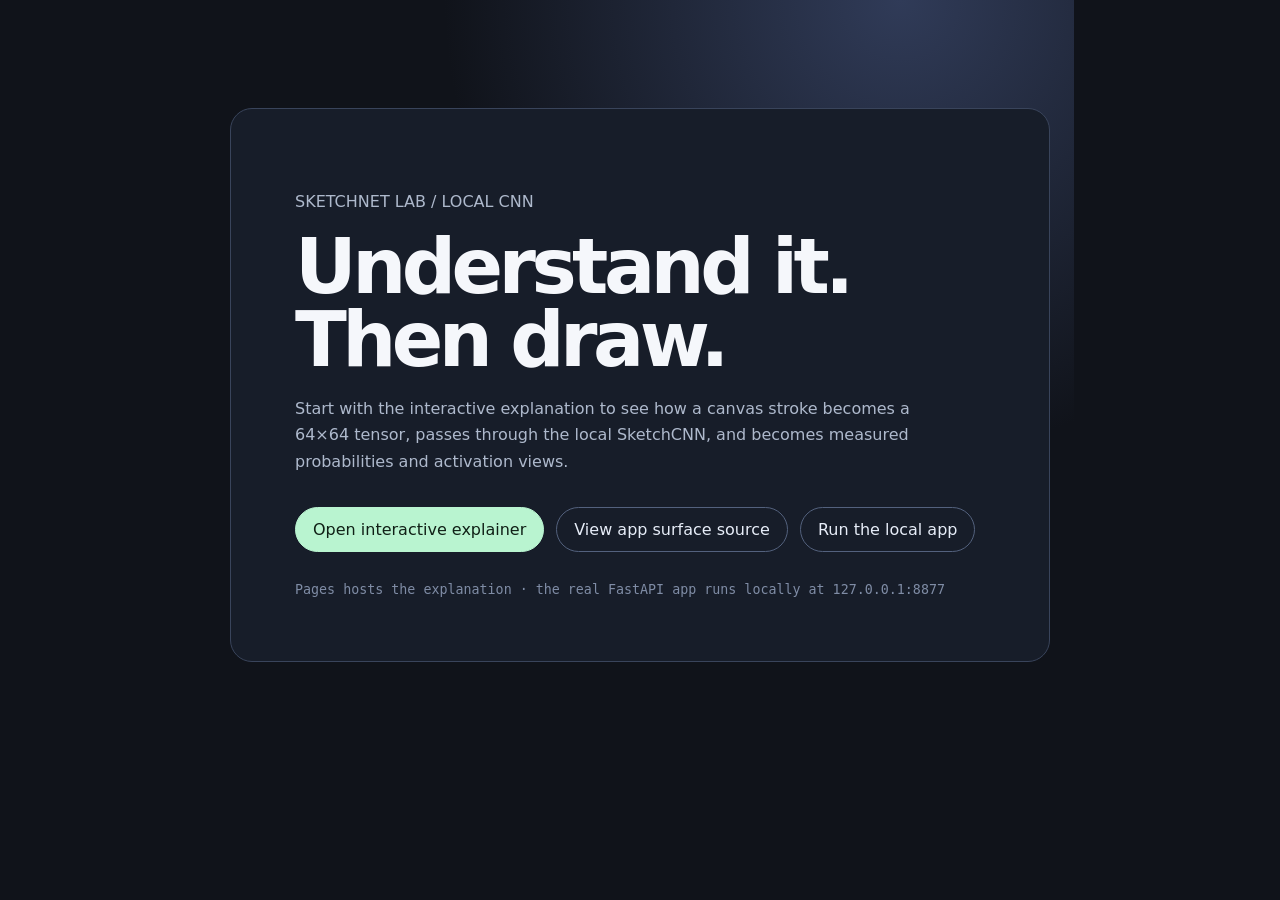
<file: index.html>
<!doctype html>
<html lang="en">
<head>
  <meta charset="utf-8">
  <meta name="viewport" content="width=device-width, initial-scale=1">
  <meta name="description" content="SketchNet Lab interactive system explainer and local application guide.">
  <title>SketchNet Lab</title>
  <style>
    :root{color-scheme:dark;font-family:system-ui,-apple-system,"Segoe UI",sans-serif;background:#10131a;color:#f5f7fb}body{max-width:820px;margin:0 auto;padding:12vh 24px;background:radial-gradient(circle at 80% 0,#303b58,transparent 44%),#10131a}main{border:1px solid #39445b;border-radius:22px;padding:clamp(28px,6vw,64px);background:#171d29}h1{font-size:clamp(40px,8vw,76px);line-height:.95;letter-spacing:-.06em;margin:0 0 20px}p{color:#aeb9cc;line-height:1.65;max-width:62ch}.actions{display:flex;flex-wrap:wrap;gap:12px;margin-top:32px}a{display:inline-block;border-radius:999px;padding:12px 17px;text-decoration:none;border:1px solid #53617d;color:#e7edf8}a.primary{background:#b9f4d0;color:#102016;border-color:#b9f4d0}small{display:block;color:#7f8ca5;margin-top:30px;font-family:ui-monospace,SFMono-Regular,Consolas,monospace}
  </style>
</head>
<body><main>
  <p>SKETCHNET LAB / LOCAL CNN</p>
  <h1>Understand it.<br>Then draw.</h1>
  <p>Start with the interactive explanation to see how a canvas stroke becomes a 64×64 tensor, passes through the local SketchCNN, and becomes measured probabilities and activation views.</p>
  <div class="actions"><a class="primary" href="sketchcnn_interactive_explainer_v7.html">Open interactive explainer</a><a href="https://github.com/swrtan/sketchnet/tree/main/app">View app surface source</a><a href="https://github.com/swrtan/sketchnet#start-the-local-application">Run the local app</a></div>
  <small>Pages hosts the explanation · the real FastAPI app runs locally at 127.0.0.1:8877</small>
</main></body>
</html>
</file>
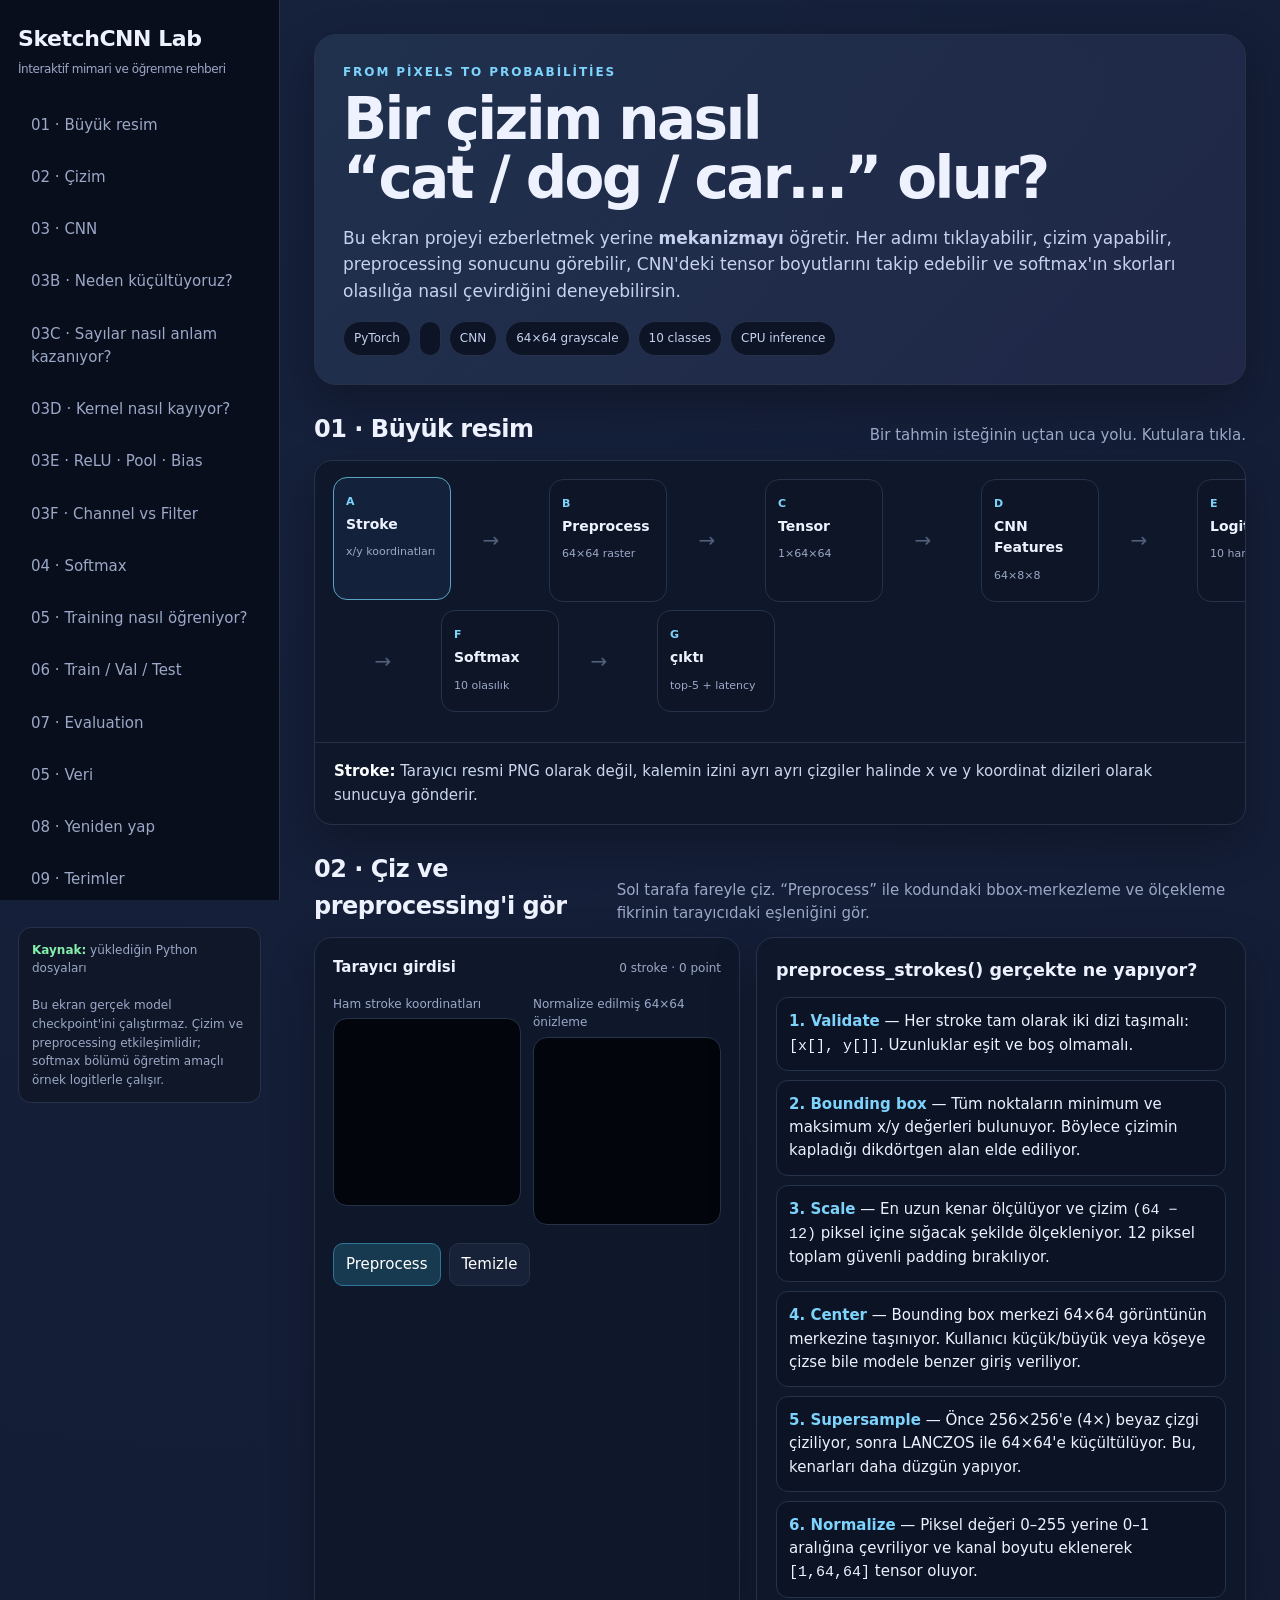
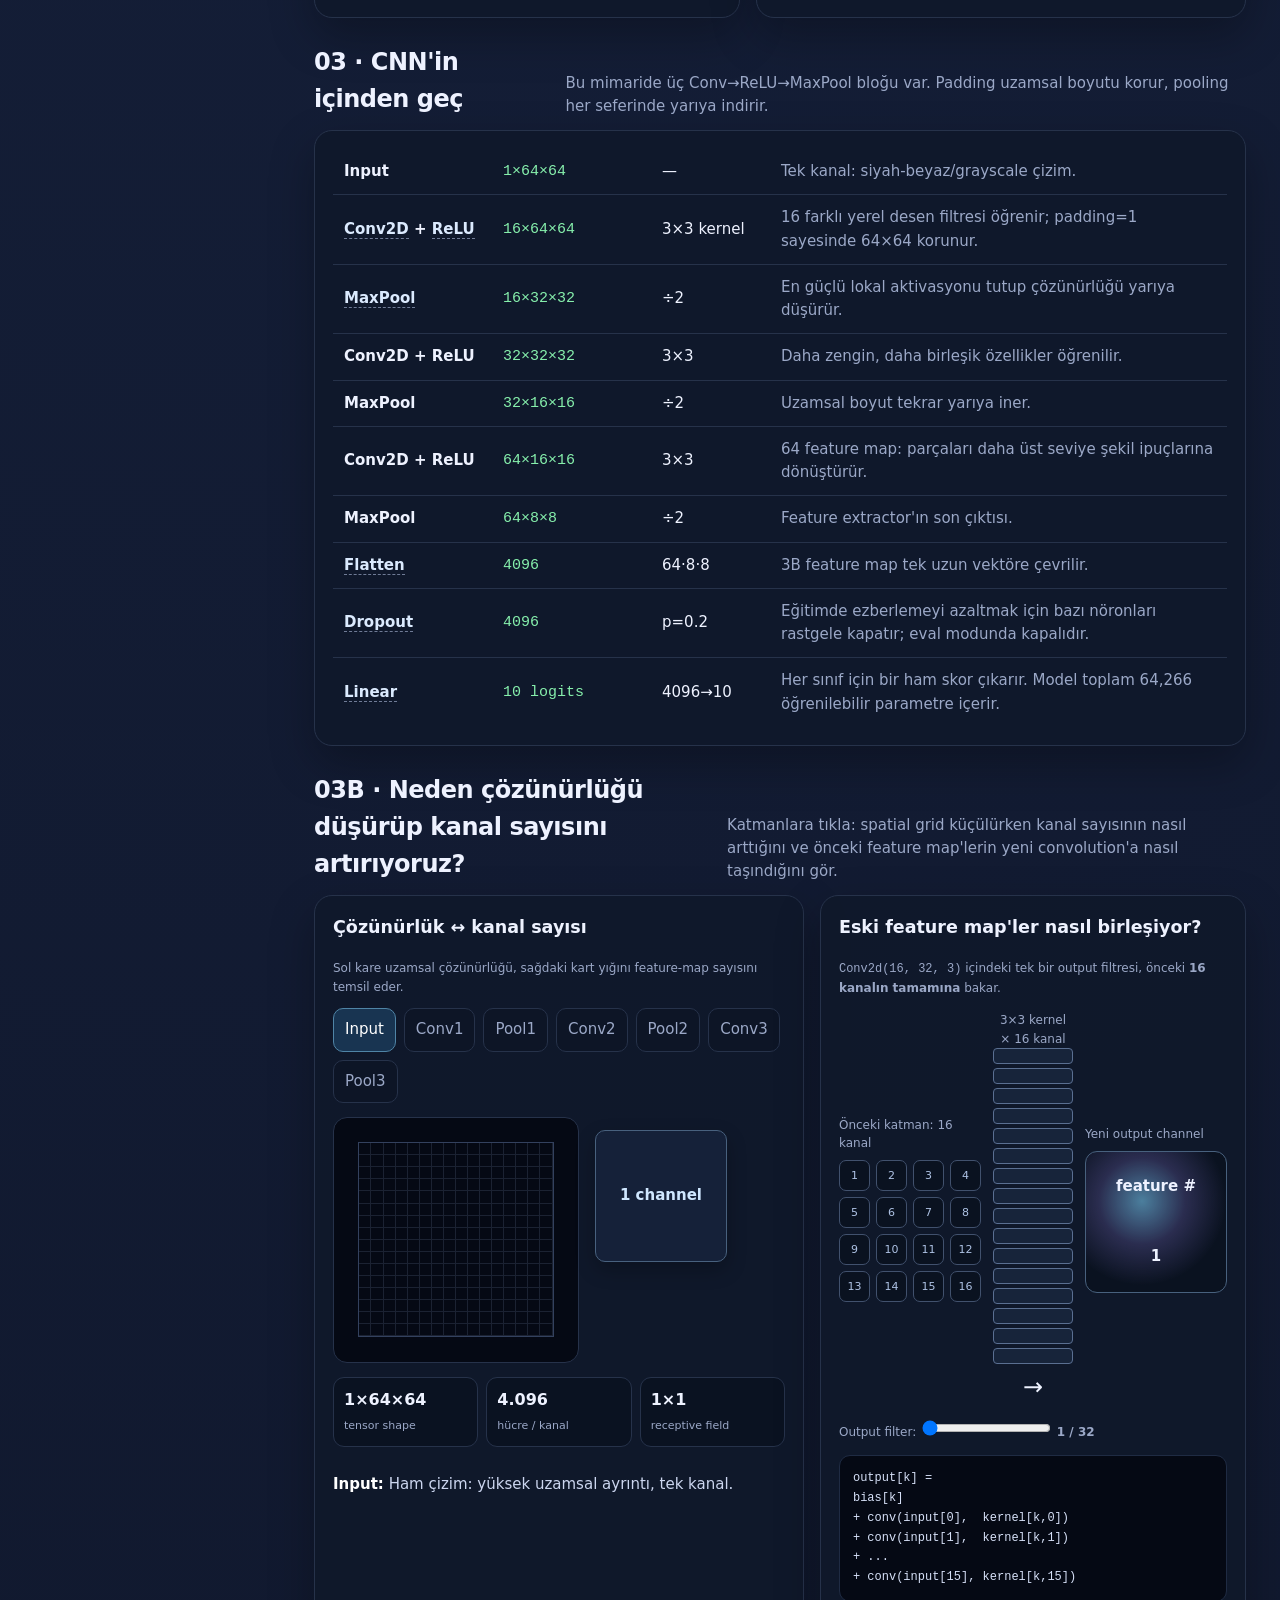
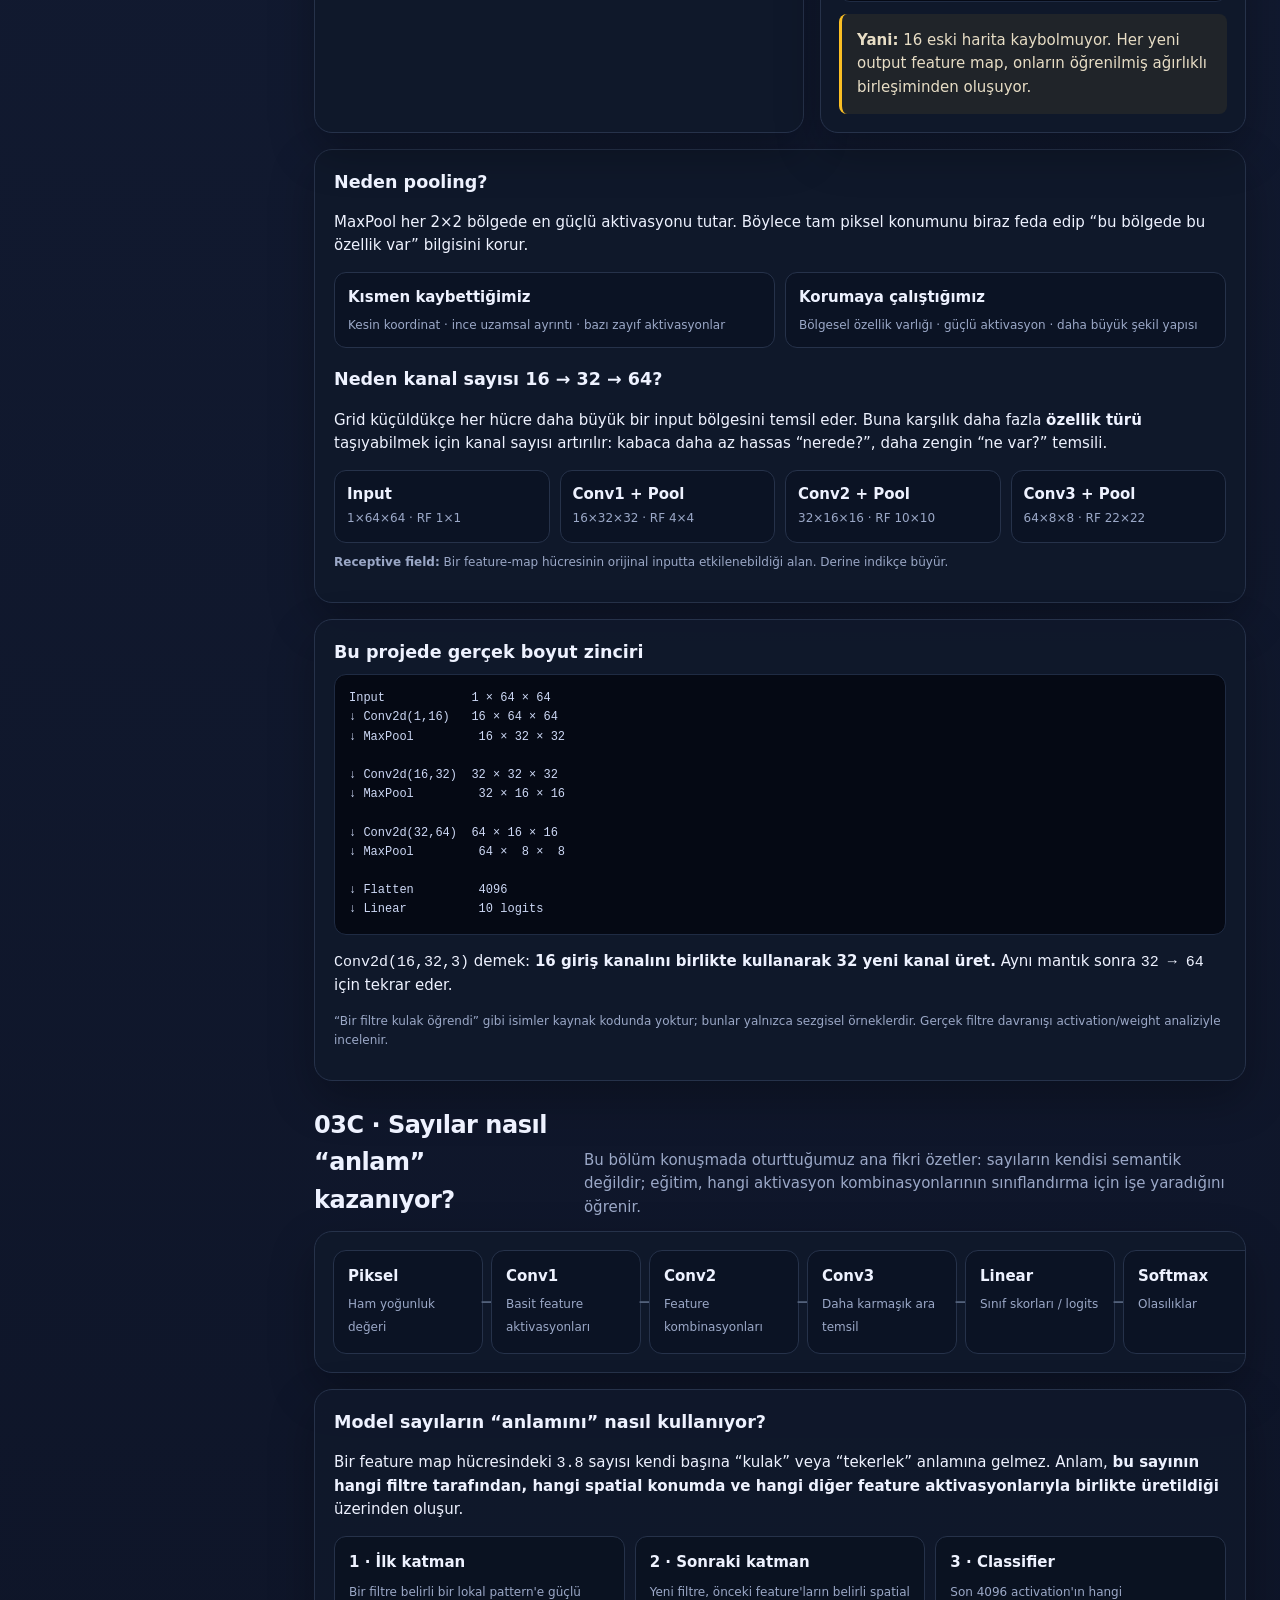
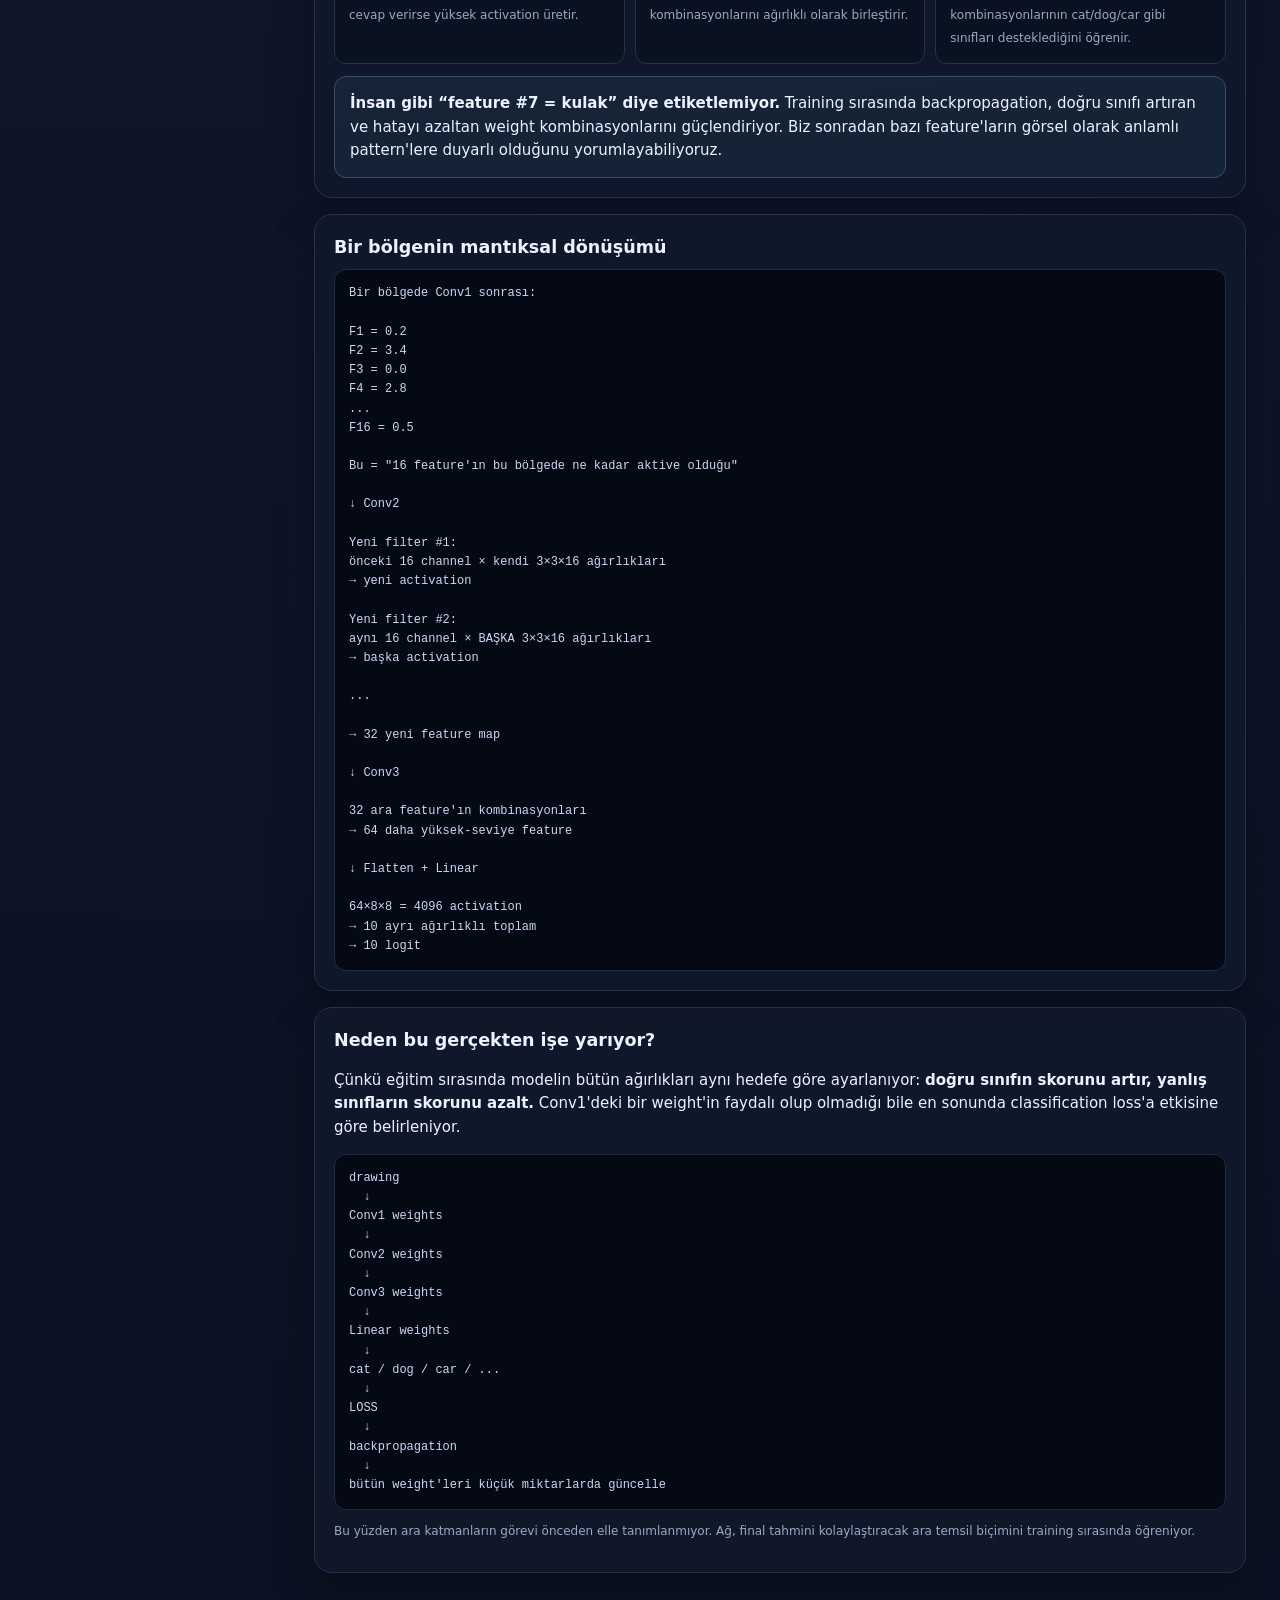
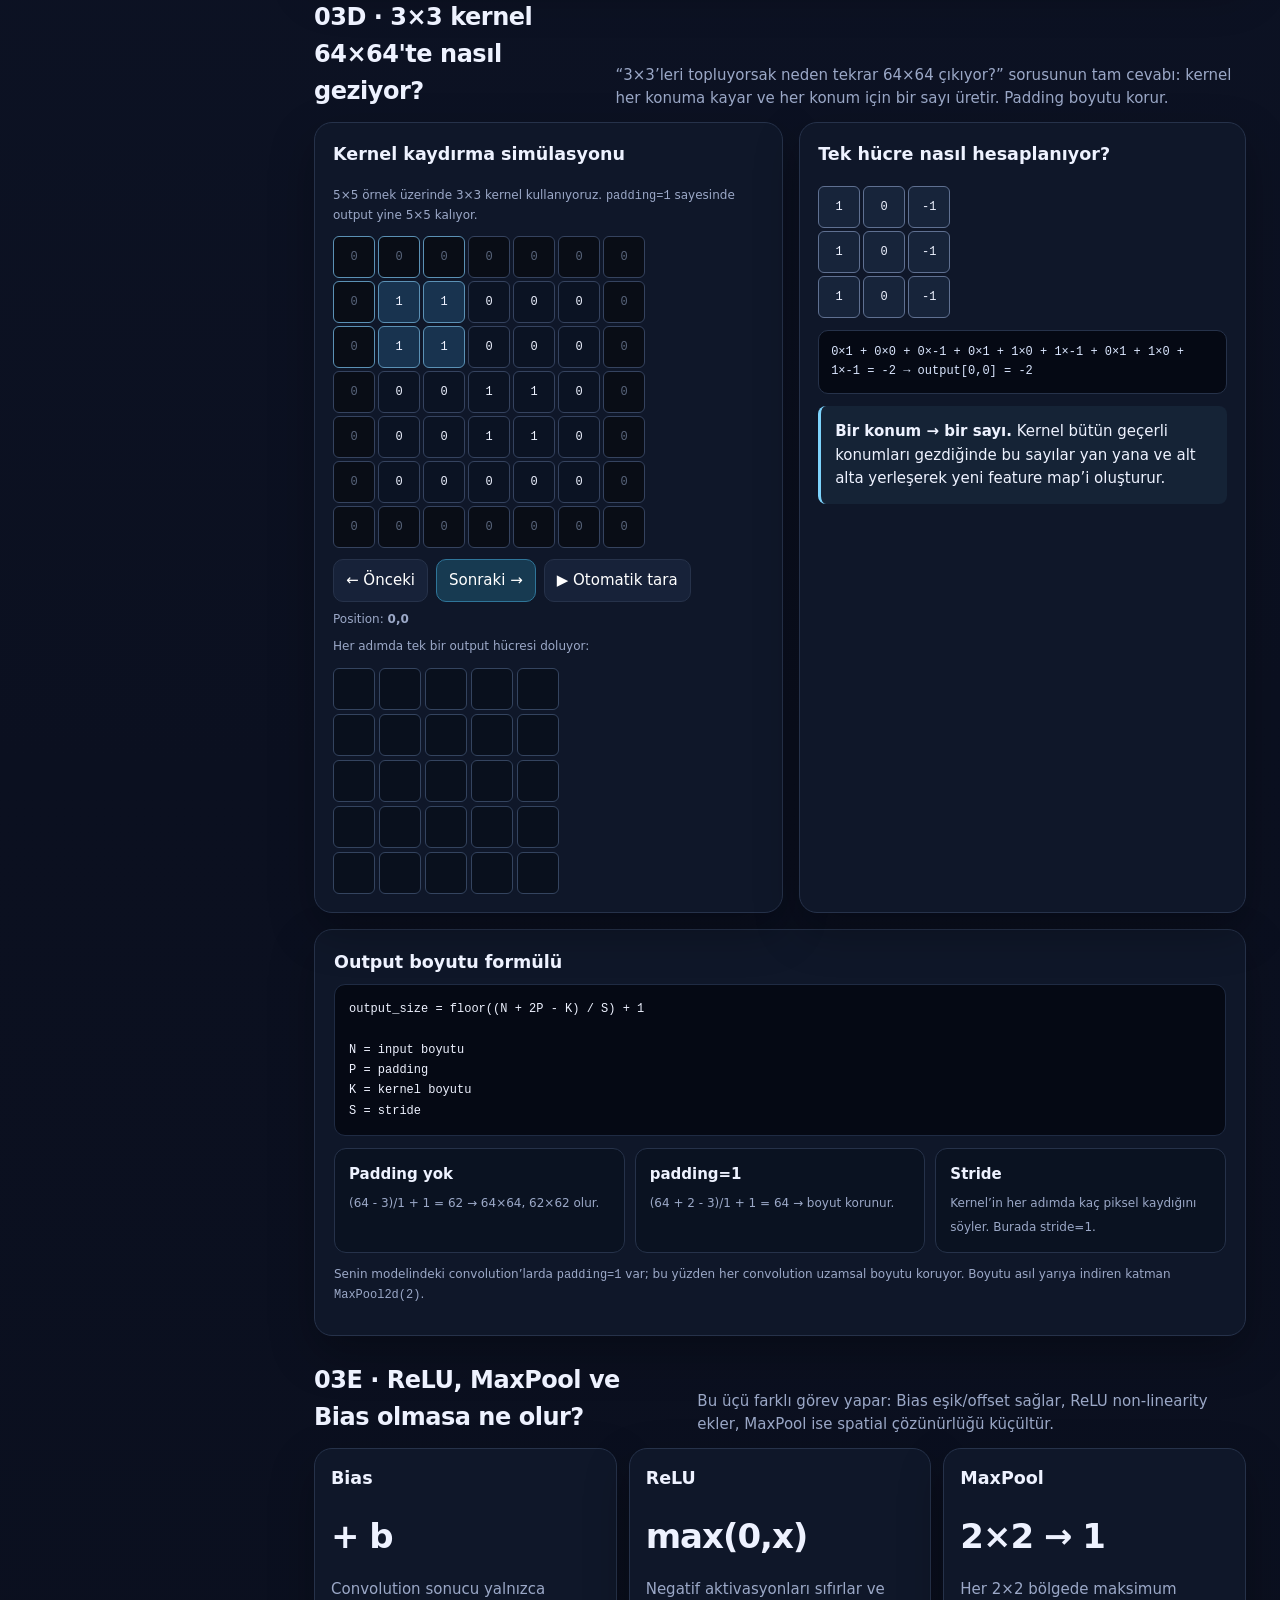
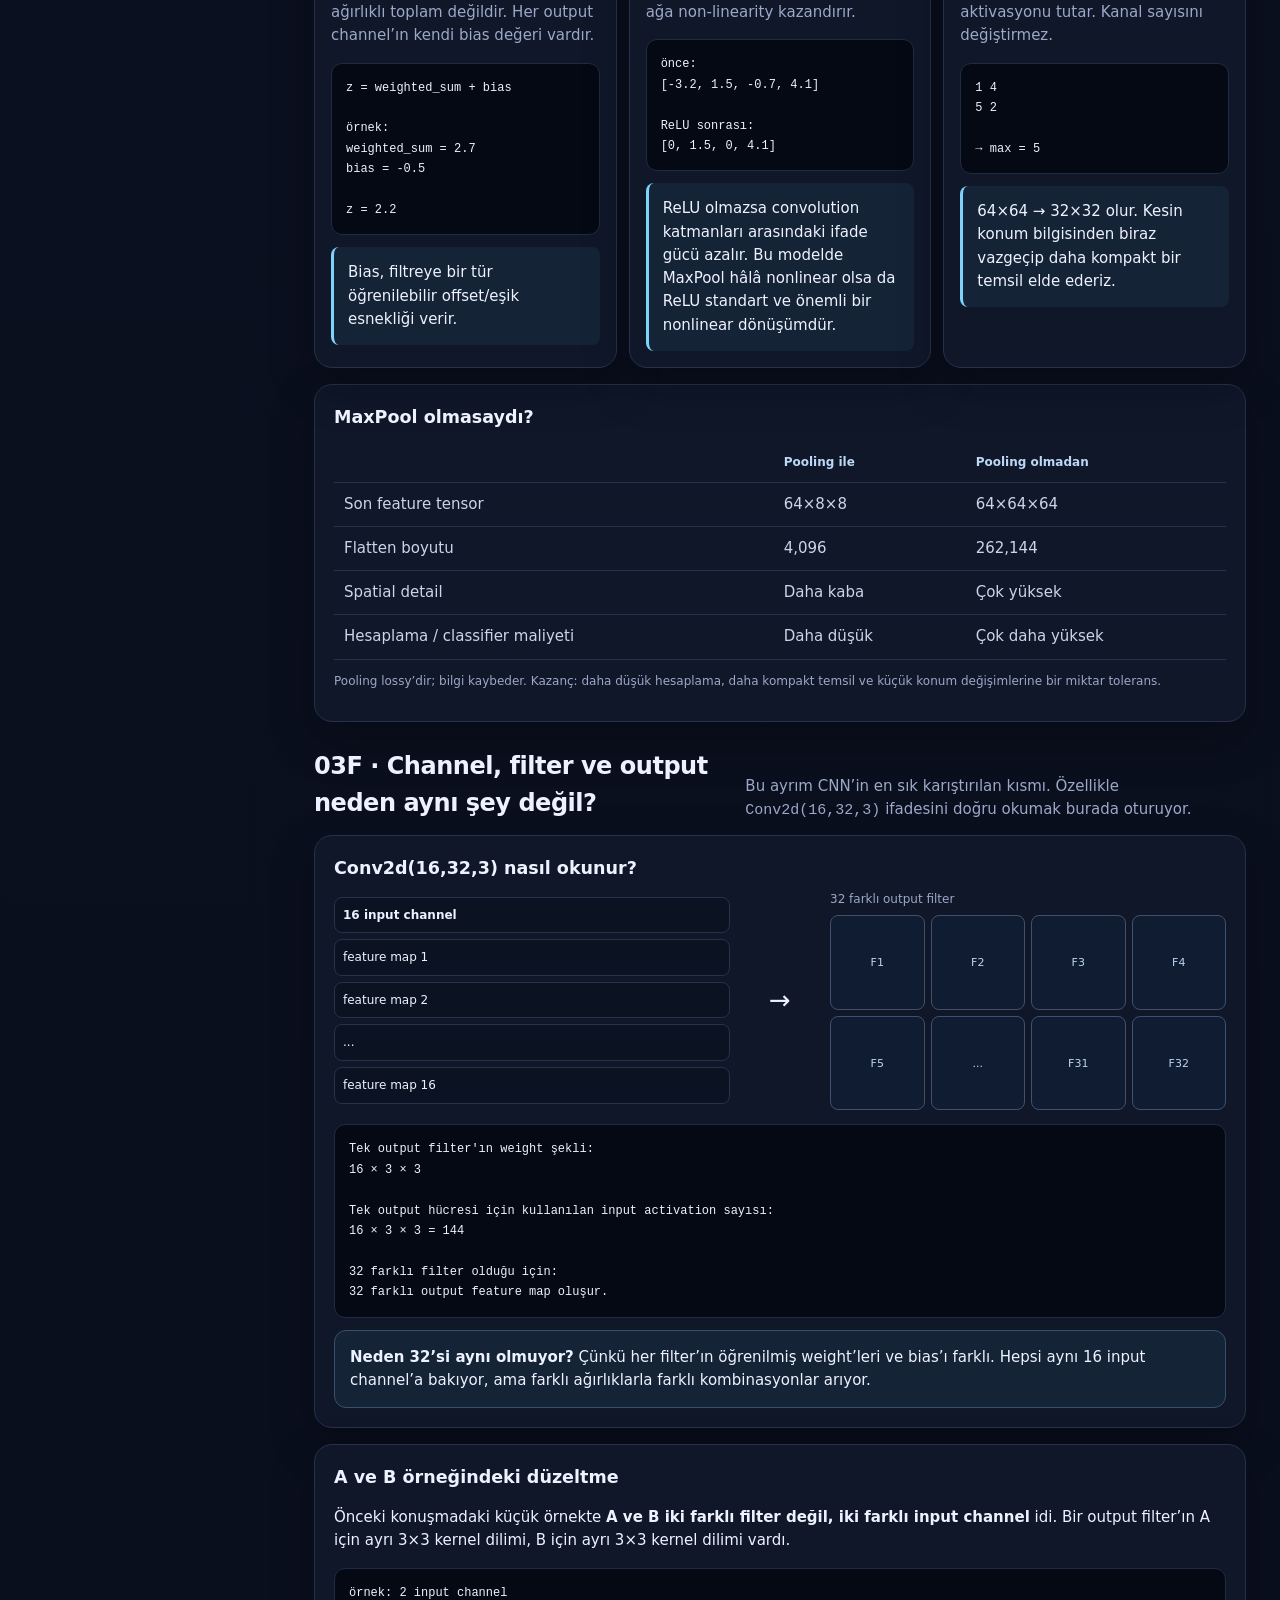
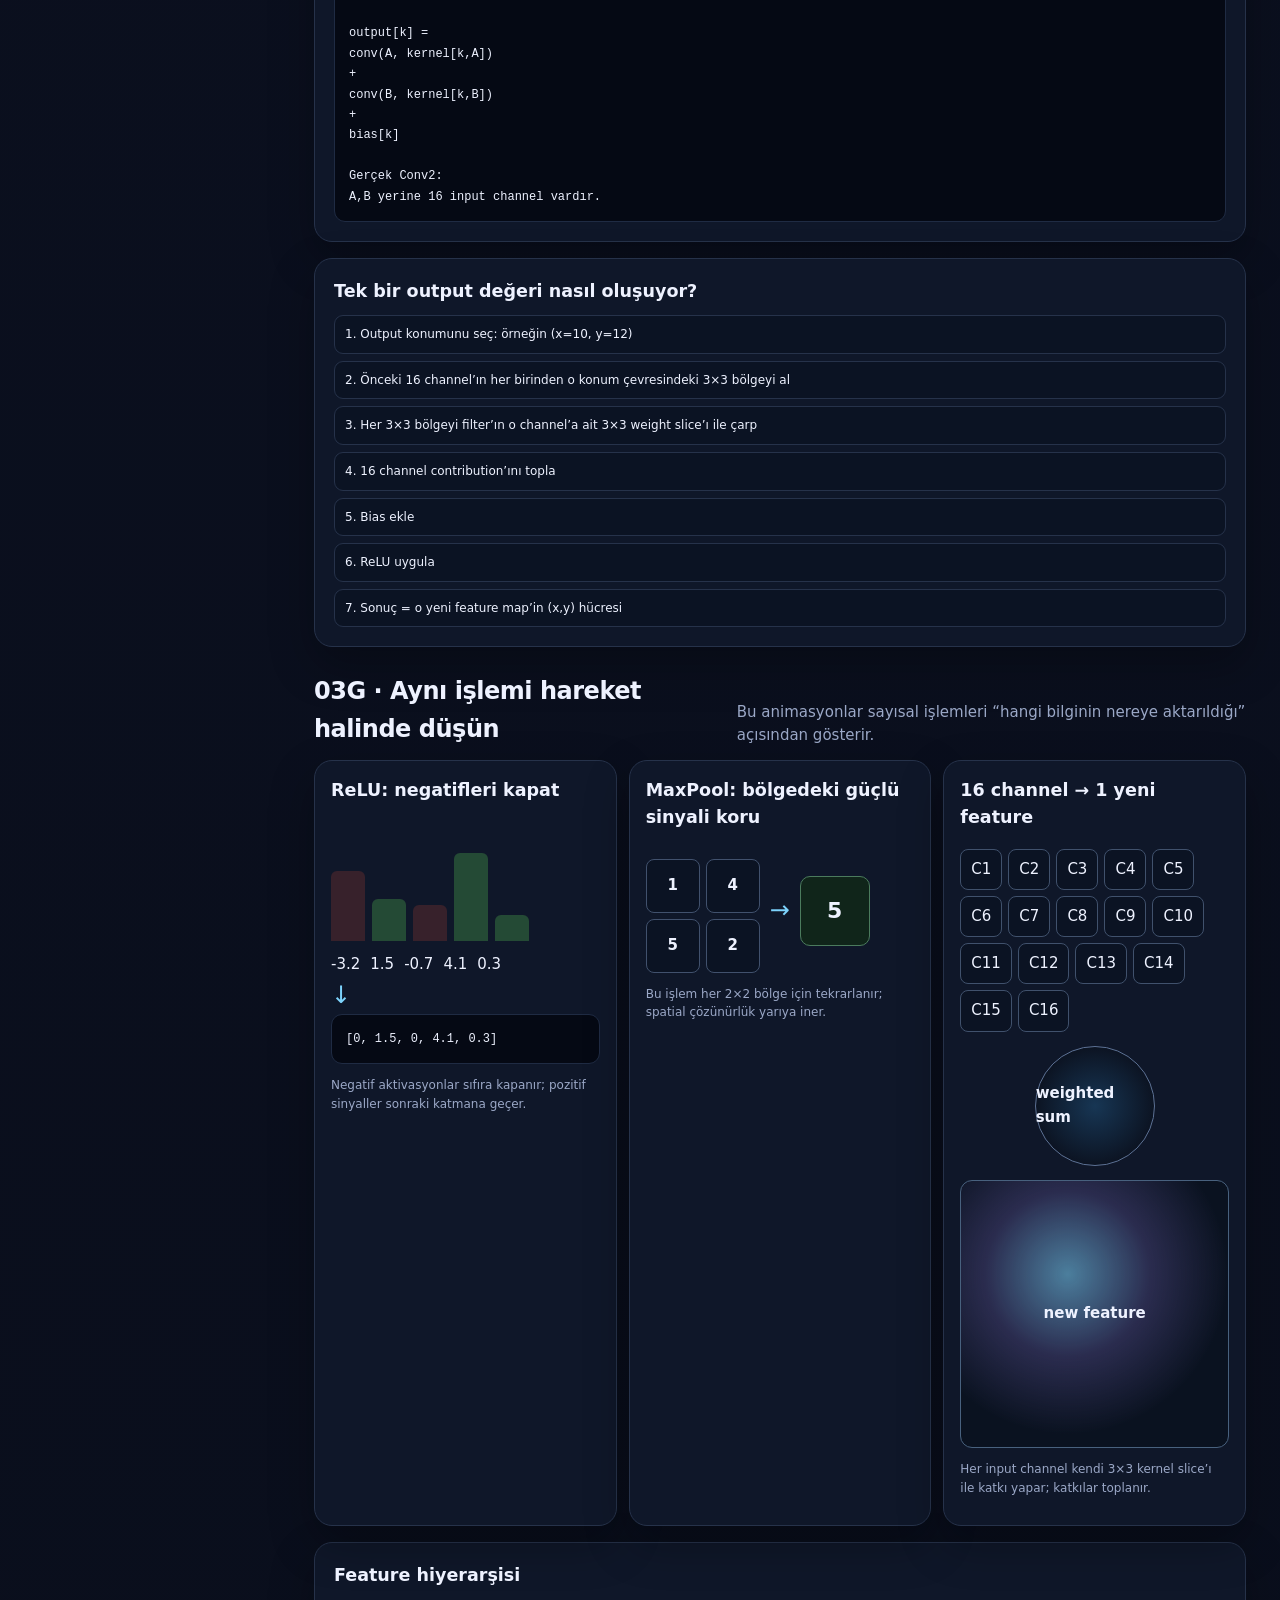
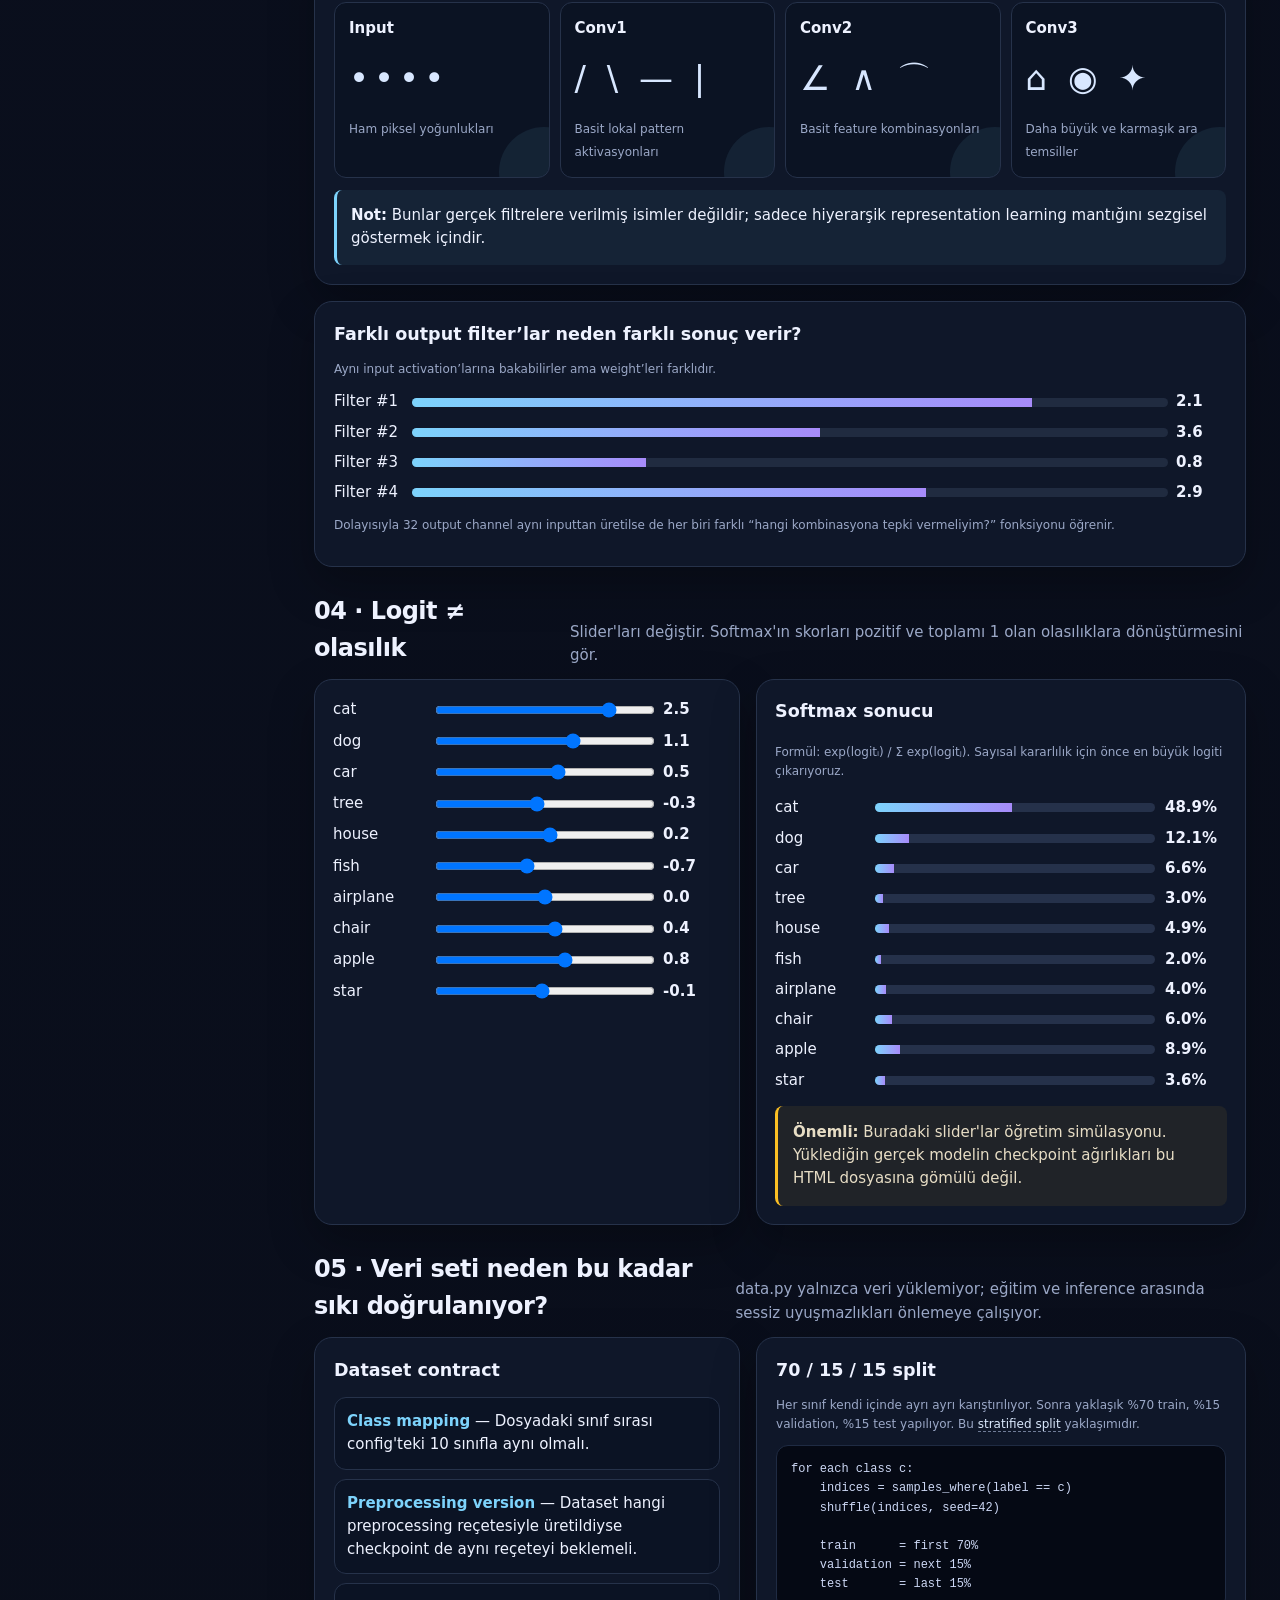
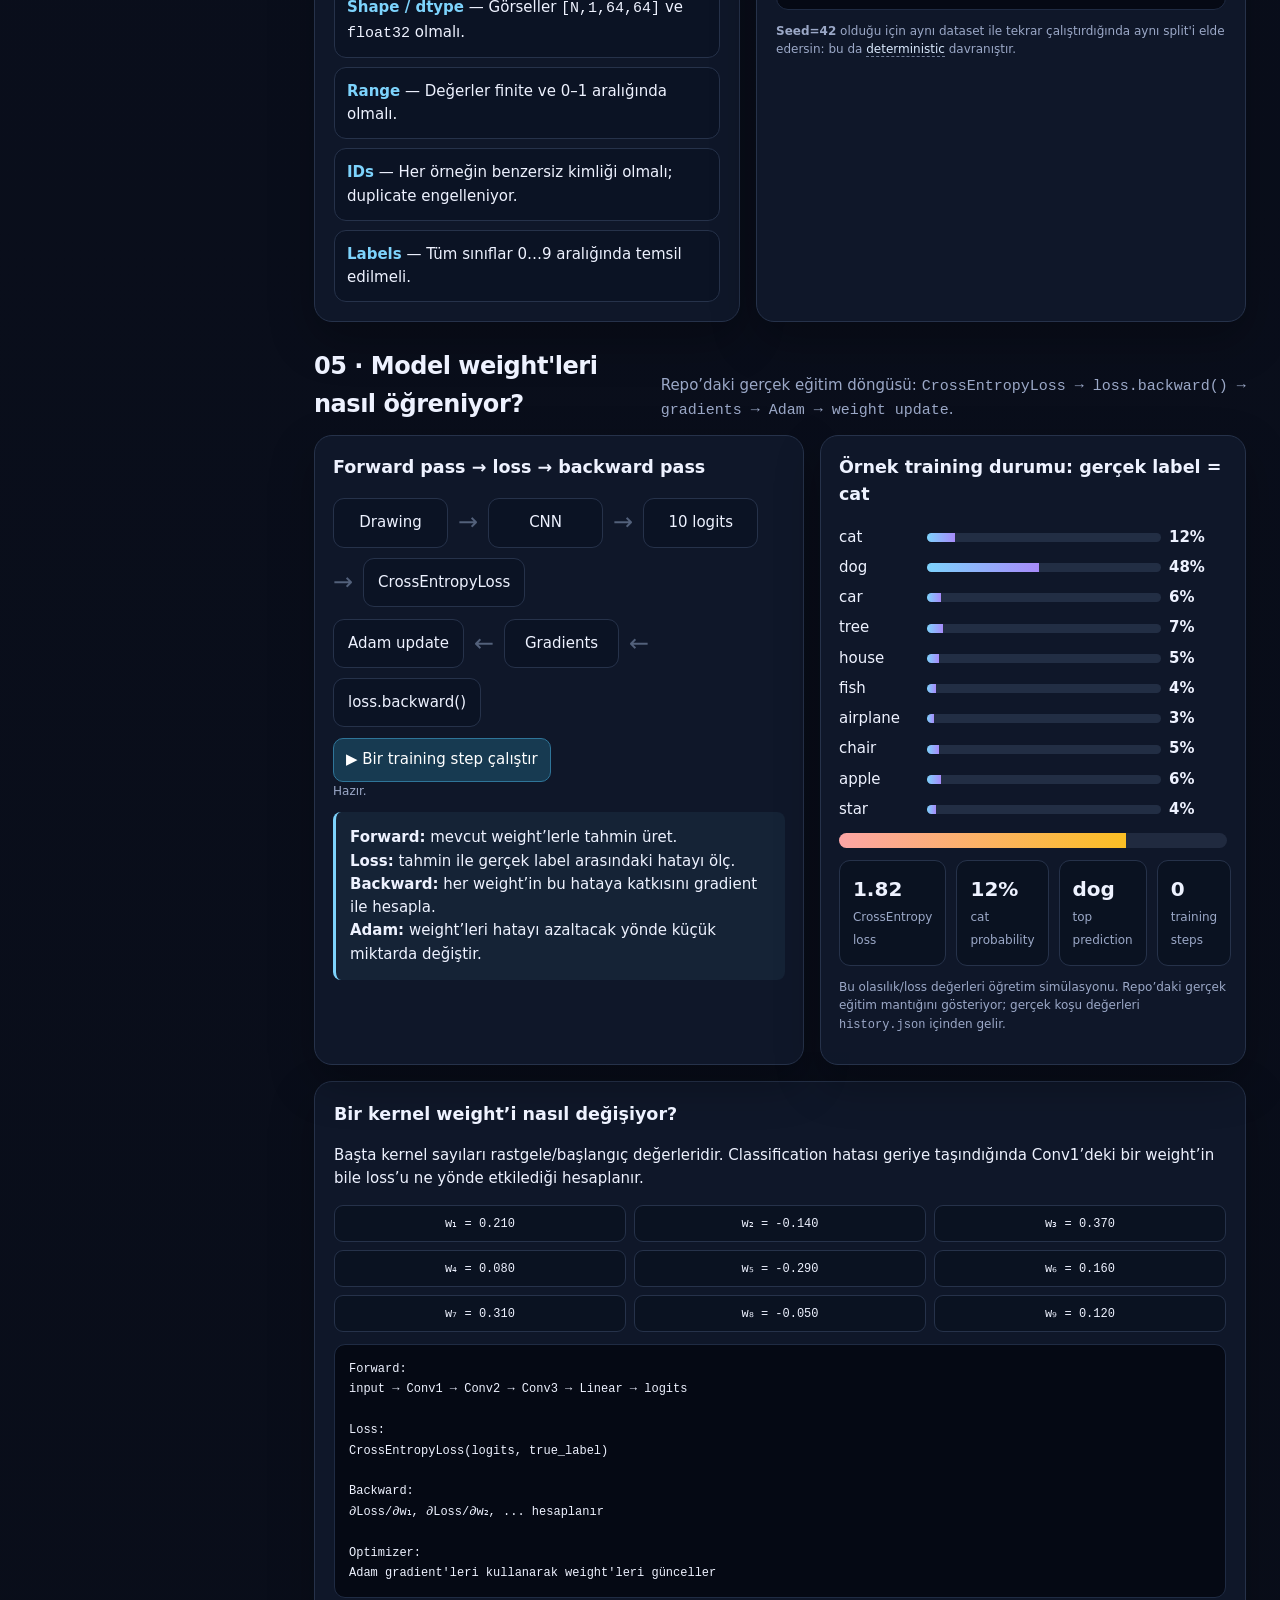
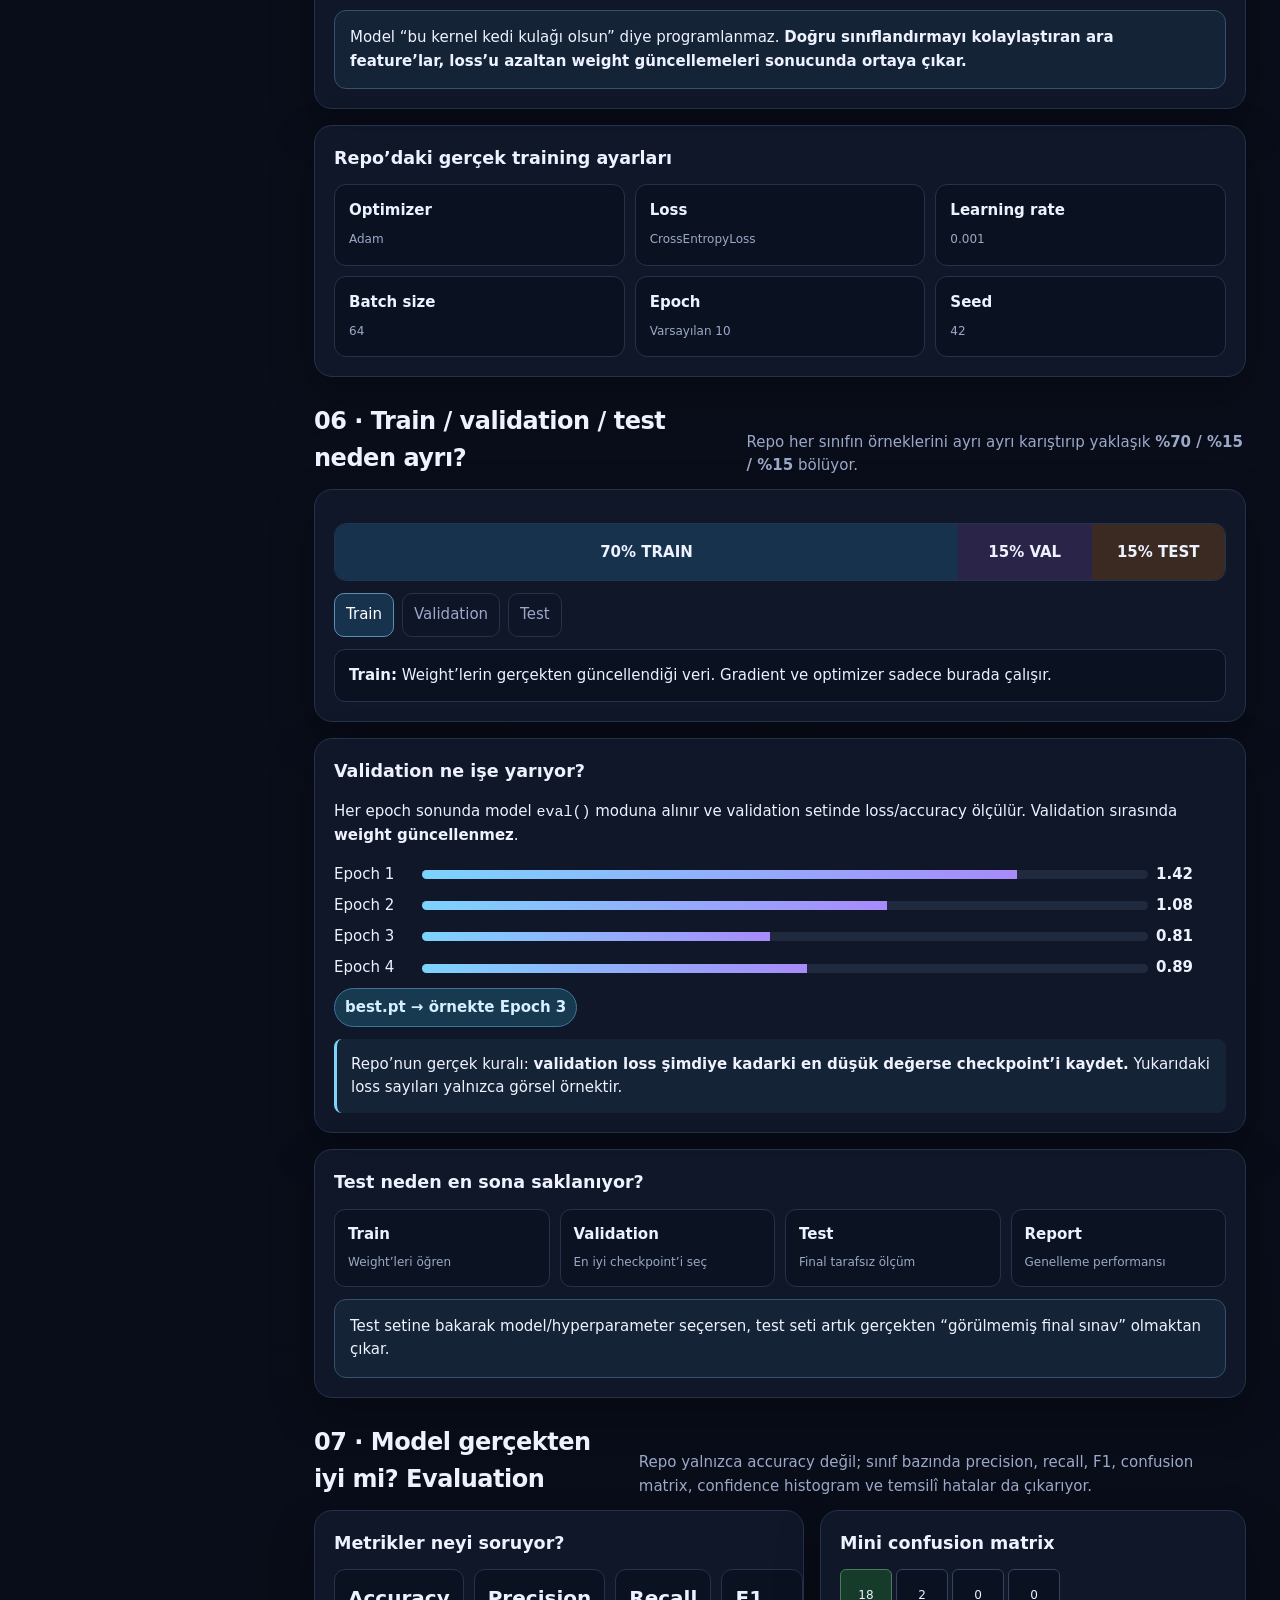
<file: sketchcnn_interactive_explainer_v7.html>
<!doctype html>
<html lang="tr">
<head>
<meta charset="utf-8"/>
<meta name="viewport" content="width=device-width,initial-scale=1"/>
<title>SketchCNN — İnteraktif Proje Rehberi</title>
<style>
:root{
  --bg:#0b1020; --panel:#121a2d; --panel2:#0f1728; --line:#26324a;
  --text:#eef2ff; --muted:#9ba8c7; --accent:#7dd3fc; --accent2:#a78bfa;
  --good:#86efac; --warn:#fbbf24; --danger:#fca5a5;
  --shadow:0 18px 45px rgba(0,0,0,.28);
}
*{box-sizing:border-box}
html{scroll-behavior:smooth}
body{margin:0;background:radial-gradient(circle at 20% 0%,#16213c 0,#0b1020 38%,#080c16 100%);color:var(--text);font:15px/1.55 Inter,ui-sans-serif,system-ui,-apple-system,Segoe UI,Roboto,sans-serif}
button,input{font:inherit}
.app{display:grid;grid-template-columns:280px minmax(0,1fr);min-height:100vh}
aside{position:sticky;top:0;height:100vh;padding:22px 18px;border-right:1px solid var(--line);background:rgba(9,14,27,.92);backdrop-filter:blur(16px)}
.brand{font-size:22px;font-weight:800;letter-spacing:-.02em}.brand small{display:block;font-size:12px;color:var(--muted);font-weight:500;margin-top:4px}
.nav{margin-top:24px;display:grid;gap:7px}.nav a{color:var(--muted);text-decoration:none;padding:10px 12px;border-radius:11px;border:1px solid transparent}.nav a:hover{color:var(--text);background:#121a2d;border-color:var(--line)}
.status{margin-top:24px;padding:13px;border:1px solid var(--line);border-radius:13px;background:var(--panel2);font-size:12px;color:var(--muted)}.status b{color:var(--good)}
main{padding:34px;max-width:1480px;width:100%}
.hero{padding:28px;border:1px solid var(--line);border-radius:22px;background:linear-gradient(135deg,rgba(125,211,252,.09),rgba(167,139,250,.08));box-shadow:var(--shadow)}
.kicker{font-size:12px;text-transform:uppercase;letter-spacing:.16em;color:var(--accent);font-weight:800}
h1{margin:8px 0 10px;font-size:clamp(32px,5vw,58px);line-height:1.02;letter-spacing:-.045em}
.hero p{max-width:850px;color:#c7d2ee;font-size:17px}
.badges{display:flex;flex-wrap:wrap;gap:8px;margin-top:17px}.badge{border:1px solid var(--line);background:#0c1425;padding:7px 10px;border-radius:999px;color:#c5d2ef;font-size:12px}
section{scroll-margin-top:24px;margin-top:26px}
.section-head{display:flex;align-items:flex-end;justify-content:space-between;gap:16px;margin-bottom:12px}.section-head h2{margin:0;font-size:24px;letter-spacing:-.02em}.section-head p{margin:0;color:var(--muted);max-width:700px}
.card{border:1px solid var(--line);border-radius:18px;background:rgba(16,24,42,.93);box-shadow:var(--shadow)}
.pipeline{display:grid;grid-template-columns:repeat(9,minmax(100px,1fr));gap:8px;padding:18px;overflow-x:auto}
.node{min-width:118px;padding:15px 12px;border:1px solid var(--line);border-radius:14px;background:#0d1526;cursor:pointer;transition:.18s}.node:hover,.node.active{transform:translateY(-2px);border-color:#5ba4c5;background:#13223a}.node .n{font-size:11px;color:var(--accent);font-weight:800}.node b{display:block;margin:4px 0;font-size:14px}.node span{font-size:11px;color:var(--muted)}.arrow{align-self:center;color:#52607b;text-align:center;font-size:20px}
.explain{margin-top:12px;padding:17px 19px;border-top:1px solid var(--line);color:#ccd6ef}.explain strong{color:white}
.grid2{display:grid;grid-template-columns:minmax(300px,1fr) minmax(360px,1.15fr);gap:16px}
.canvas-wrap{padding:18px}.canvas-head{display:flex;justify-content:space-between;align-items:center;margin-bottom:10px}.canvas-stack{display:grid;grid-template-columns:1fr 1fr;gap:12px}
canvas{width:100%;aspect-ratio:1;border-radius:14px;border:1px solid var(--line);background:#02050b;touch-action:none}.canvas-label{color:var(--muted);font-size:12px;margin:5px 0}
.controls{display:flex;flex-wrap:wrap;gap:8px;margin-top:11px}.btn{border:1px solid var(--line);background:#172239;color:white;padding:9px 12px;border-radius:10px;cursor:pointer}.btn:hover{border-color:#5b6f94}.btn.primary{background:#173a51;border-color:#2f7599}
.mini{font-size:12px;color:var(--muted)}
.detail{padding:19px}.detail h3{margin:0 0 8px}.steps{display:grid;gap:9px;margin-top:13px}.step{padding:12px;border-radius:12px;border:1px solid var(--line);background:#0b1324}.step b{color:var(--accent)}
.arch{padding:18px}.layer{display:grid;grid-template-columns:150px 150px 110px minmax(180px,1fr);gap:9px;align-items:center;padding:11px;border-bottom:1px solid var(--line)}.layer:last-child{border-bottom:0}.layer .shape{font-family:ui-monospace,SFMono-Regular,Menlo,monospace;color:var(--good)}.layer .op{font-weight:700}.layer .why{color:var(--muted)}
.term{border-bottom:1px dashed #6f7b96;cursor:pointer;color:#dbeafe}.term:hover{color:var(--accent)}
.soft{padding:18px}.logits{display:grid;gap:8px}.logit{display:grid;grid-template-columns:90px 1fr 58px;align-items:center;gap:10px}.logit input{width:100%}.bar{height:9px;border-radius:99px;background:#25314a;overflow:hidden}.fill{height:100%;background:linear-gradient(90deg,var(--accent),var(--accent2));width:0}.probs{display:grid;gap:7px;margin-top:16px}.probrow{display:grid;grid-template-columns:90px 1fr 62px;gap:10px;align-items:center}
.code{font:12px/1.6 ui-monospace,SFMono-Regular,Menlo,monospace;background:#050914;border:1px solid #1f2b43;border-radius:12px;padding:14px;overflow:auto;color:#cdd8f5;white-space:pre}
.tabs{display:flex;gap:7px;flex-wrap:wrap;margin-bottom:10px}.tab{cursor:pointer;border:1px solid var(--line);background:#0d1526;color:var(--muted);padding:8px 10px;border-radius:9px}.tab.active{color:white;background:#17304a;border-color:#3a7196}
.rebuild{display:grid;grid-template-columns:repeat(2,minmax(0,1fr));gap:12px}.recipe{padding:17px}.recipe .num{width:28px;height:28px;border-radius:50%;display:grid;place-items:center;background:#173a51;color:#bde8ff;font-weight:800;margin-bottom:8px}.recipe h3{margin:0 0 7px}.recipe p{color:var(--muted);margin:0}.recipe details{margin-top:10px}.recipe summary{cursor:pointer;color:#dce7ff}
.glossary{display:grid;grid-template-columns:repeat(3,minmax(0,1fr));gap:10px}.g{padding:14px;border:1px solid var(--line);background:#0c1425;border-radius:12px}.g b{display:block;margin-bottom:4px}.g span{color:var(--muted);font-size:13px}
.callout{padding:15px;border-left:3px solid var(--warn);background:rgba(251,191,36,.07);border-radius:8px;color:#e7ddc5}
footer{color:var(--muted);padding:40px 0 15px;font-size:12px}
.modal{position:fixed;inset:0;background:rgba(0,0,0,.66);display:none;align-items:center;justify-content:center;padding:20px;z-index:20}.modal.show{display:flex}.modal-card{max-width:620px;width:100%;border:1px solid var(--line);border-radius:18px;background:#10182a;padding:22px;box-shadow:var(--shadow)}.modal-card h3{margin:0 0 8px}.modal-card p{color:#c6d0e8}.x{float:right;border:0;background:none;color:white;font-size:22px;cursor:pointer}
@media(max-width:1000px){.app{grid-template-columns:1fr}aside{position:relative;height:auto;border-right:0;border-bottom:1px solid var(--line)}.nav{grid-template-columns:repeat(4,1fr)}main{padding:20px}.grid2{grid-template-columns:1fr}.rebuild{grid-template-columns:1fr}.glossary{grid-template-columns:1fr 1fr}}
@media(max-width:620px){.nav{grid-template-columns:1fr 1fr}.canvas-stack{grid-template-columns:1fr}.layer{grid-template-columns:1fr 1fr}.layer .why{grid-column:1/-1}.glossary{grid-template-columns:1fr}}

.resolution-grid{display:grid;grid-template-columns:minmax(340px,1.15fr) minmax(340px,1fr);gap:16px}
.stagebox,.combine{padding:18px}.stage-controls{display:flex;flex-wrap:wrap;gap:8px;margin-bottom:14px}
.stagebtn{border:1px solid var(--line);background:#0d1526;color:var(--muted);padding:9px 11px;border-radius:10px;cursor:pointer}
.stagebtn.active{background:#183451;color:#fff;border-color:#4f84a6}
.stage-viz{display:grid;grid-template-columns:1fr 190px;gap:16px;align-items:center}
.spatial{aspect-ratio:1;border:1px solid var(--line);border-radius:14px;background:#050914;display:grid;place-items:center;overflow:hidden}
.pixelgrid{width:80%;height:80%;display:grid;border:1px solid #33415e}
.pixelgrid span{border-right:1px solid rgba(130,150,190,.18);border-bottom:1px solid rgba(130,150,190,.18)}
.stack{position:relative;height:220px}.sheet{position:absolute;width:132px;height:132px;border:1px solid #48617e;border-radius:10px;background:rgba(23,35,59,.9);display:flex;align-items:center;justify-content:center;font-weight:800;color:#cfe7ff;box-shadow:0 8px 20px rgba(0,0,0,.24)}
.stage-meta{margin-top:14px;display:grid;grid-template-columns:repeat(3,1fr);gap:8px}.metric{padding:10px;border:1px solid var(--line);border-radius:11px;background:#0a1221}.metric b{display:block;font-size:16px}.metric span{font-size:11px;color:var(--muted)}
.combine-viz{display:grid;grid-template-columns:1fr 80px 1fr;gap:12px;align-items:center;margin-top:14px}.channel-stack{display:grid;grid-template-columns:repeat(4,1fr);gap:6px}
.ch{aspect-ratio:1;border:1px solid #41516d;background:#0a1220;border-radius:7px;display:grid;place-items:center;font-size:11px;color:#aec2e4}
.kernel-depth{display:grid;gap:4px}.kernel-slice{height:16px;border:1px solid #5a6f91;background:#17243a;border-radius:4px}
.output-map{aspect-ratio:1;border:1px solid #48617e;border-radius:12px;background:radial-gradient(circle at 40% 35%,rgba(125,211,252,.55),rgba(167,139,250,.18) 35%,#0a1220 68%);display:grid;place-items:center;font-weight:800}
.formula{margin-top:14px;padding:13px;border-radius:11px;background:#050914;border:1px solid #1f2b43;font:12px/1.65 ui-monospace,SFMono-Regular,Menlo,monospace;color:#d6e0f7;overflow:auto;white-space:pre}
.rf-grid{display:grid;grid-template-columns:repeat(4,1fr);gap:10px;margin-top:12px}.rf{padding:12px;border:1px solid var(--line);border-radius:12px;background:#0b1324}.rf b{display:block}.rf span{font-size:12px;color:var(--muted)}
.losskeep{display:grid;grid-template-columns:1fr 1fr;gap:10px;margin-top:12px}.losskeep>div{padding:13px;border:1px solid var(--line);border-radius:12px;background:#0b1324}.losskeep h4{margin:0 0 6px}
@media(max-width:1000px){.resolution-grid{grid-template-columns:1fr}.stage-viz{grid-template-columns:1fr}.combine-viz{grid-template-columns:1fr}.rf-grid{grid-template-columns:1fr 1fr}.losskeep{grid-template-columns:1fr}}


.mental-flow{display:grid;grid-template-columns:repeat(6,minmax(150px,1fr));gap:8px;overflow-x:auto;padding:18px}
.mstep{min-width:150px;padding:14px;border:1px solid var(--line);border-radius:13px;background:#0b1324;position:relative}
.mstep b{display:block;margin-bottom:4px}.mstep span{font-size:12px;color:var(--muted)}
.mstep .arr{position:absolute;right:-17px;top:50%;transform:translateY(-50%);font-size:22px;color:#53617b}
.meaning-grid{display:grid;grid-template-columns:repeat(3,minmax(0,1fr));gap:10px;margin-top:12px}
.meaning-card{padding:14px;border:1px solid var(--line);border-radius:12px;background:#0a1221}
.meaning-card b{display:block;margin-bottom:5px}
.meaning-card span{font-size:12px;color:var(--muted)}
.truthbox{padding:15px;border:1px solid #35516b;border-radius:12px;background:rgba(125,211,252,.06);margin-top:12px}
@media(max-width:900px){.meaning-grid{grid-template-columns:1fr}}


.math-lab{display:grid;grid-template-columns:minmax(340px,1.05fr) minmax(340px,1fr);gap:16px}
.matrix-card{padding:18px}
.matrix-grid{display:grid;gap:3px;width:max-content;max-width:100%}
.cell{width:42px;height:42px;border:1px solid #35435f;border-radius:6px;display:grid;place-items:center;background:#0b1323;font:12px ui-monospace,SFMono-Regular,Menlo,monospace}
.cell.hl{background:#18334f;border-color:#5b91b5}
.cell.pad{background:#090d16;color:#59657c}
.cell.out{background:#13243b}
.kernelbox{display:grid;grid-template-columns:repeat(3,42px);gap:3px;margin-top:10px}
.kernelcell{width:42px;height:42px;border:1px solid #5f7091;border-radius:6px;display:grid;place-items:center;background:#17243a;font:12px ui-monospace,SFMono-Regular,Menlo,monospace}
.calcbox{margin-top:12px;padding:12px;border:1px solid var(--line);background:#050914;border-radius:10px;font:12px/1.6 ui-monospace,SFMono-Regular,Menlo,monospace;color:#dbe7ff}
.triptych{display:grid;grid-template-columns:repeat(3,minmax(0,1fr));gap:12px}
.concept-card{padding:16px}.concept-card h3{margin-top:0}.concept-card .big{font-size:34px;font-weight:800;letter-spacing:-.03em;margin:8px 0}.concept-card p{color:var(--muted)}
.tiny-flow{display:grid;gap:7px;margin-top:10px}.tiny-step{padding:9px 10px;border:1px solid var(--line);border-radius:9px;background:#0b1323;font-size:12px}
.compare-table{width:100%;border-collapse:collapse;margin-top:12px}.compare-table th,.compare-table td{border-bottom:1px solid var(--line);padding:10px;text-align:left;vertical-align:top}.compare-table th{color:#bcd8f5;font-size:12px}.compare-table td{color:#cbd5ea}
.filter-demo{display:grid;grid-template-columns:1fr 80px 1fr;gap:10px;align-items:center}.filter-bank{display:grid;gap:6px}.filter-pill{padding:8px;border:1px solid var(--line);border-radius:8px;background:#0b1323;font-size:12px}
.outputbank{display:grid;grid-template-columns:repeat(4,1fr);gap:6px}.omap{aspect-ratio:1;border:1px solid #40516e;border-radius:8px;background:#101c31;display:grid;place-items:center;font-size:11px;color:#bcd3ef}
.equation-block{padding:14px;background:#050914;border:1px solid #1f2b43;border-radius:11px;font:12px/1.7 ui-monospace,SFMono-Regular,Menlo,monospace;white-space:pre-wrap}
.lesson-note{padding:14px;border-left:3px solid var(--accent);background:rgba(125,211,252,.06);border-radius:8px;margin-top:12px}
@media(max-width:1000px){.math-lab{grid-template-columns:1fr}.triptych{grid-template-columns:1fr}.filter-demo{grid-template-columns:1fr}.outputbank{grid-template-columns:repeat(4,1fr)}}


/* richer teaching animations */
@keyframes scanPulse{
  0%{box-shadow:0 0 0 0 rgba(125,211,252,.0)}
  50%{box-shadow:0 0 0 5px rgba(125,211,252,.18)}
  100%{box-shadow:0 0 0 0 rgba(125,211,252,.0)}
}
@keyframes popIn{
  from{transform:scale(.88);opacity:.25}
  to{transform:scale(1);opacity:1}
}
@keyframes flowRight{
  0%{transform:translateX(-8px);opacity:.2}
  50%{opacity:1}
  100%{transform:translateX(8px);opacity:.2}
}
@keyframes poolFlash{
  0%{background:#0b1323}
  45%{background:#2f5f42}
  100%{background:#0b1323}
}
@keyframes channelWave{
  0%{transform:translateY(0)}
  50%{transform:translateY(-5px)}
  100%{transform:translateY(0)}
}
@keyframes glowMap{
  0%{filter:brightness(.85)}
  50%{filter:brightness(1.3)}
  100%{filter:brightness(.85)}
}
@keyframes fadeSweep{
  0%{opacity:.25;transform:scale(.95)}
  50%{opacity:1;transform:scale(1)}
  100%{opacity:.25;transform:scale(.95)}
}
.anim-note{font-size:12px;color:var(--muted);margin-top:8px}
.anim-row{display:flex;align-items:center;gap:10px;flex-wrap:wrap;margin-top:12px}
.anim-arrow{font-size:24px;color:var(--accent);animation:flowRight 1.2s ease-in-out infinite}
.pool-demo{display:grid;grid-template-columns:repeat(2,54px);gap:6px;width:max-content;margin-top:10px}
.pool-demo .p{width:54px;height:54px;border:1px solid #41516d;border-radius:8px;background:#0b1323;display:grid;place-items:center;font-weight:800}
.pool-demo .p.max{animation:poolFlash 1.5s ease-in-out infinite}
.pool-result{width:70px;height:70px;border:1px solid #4b7b5d;border-radius:10px;background:#10251a;display:grid;place-items:center;font-size:22px;font-weight:800}
.relu-line{display:flex;gap:7px;align-items:flex-end;height:120px;margin-top:12px}
.relu-bar{width:34px;border-radius:6px 6px 0 0;background:#24334d;transition:.35s;height:var(--h)}
.relu-bar.neg{background:#37212b}
.relu-bar.on{background:#244a35;animation:glowMap 1.6s ease-in-out infinite}
.kernel-anim-card{position:relative}
.scan-frame{position:absolute;border:2px solid var(--accent);border-radius:7px;pointer-events:none;transition:all .38s ease;animation:scanPulse 1.4s ease-in-out infinite}
.output-build{display:grid;grid-template-columns:repeat(5,42px);gap:4px;margin-top:12px}
.output-build .o{width:42px;height:42px;border:1px solid #34445f;border-radius:6px;background:#09101d;display:grid;place-items:center;font:11px ui-monospace,SFMono-Regular,Menlo,monospace}
.output-build .o.filled{background:#18324d;border-color:#5c8cac;animation:popIn .35s ease}
.channel-river{display:flex;flex-wrap:wrap;gap:6px;margin-top:12px}
.channel-token{padding:8px 10px;border:1px solid #40516c;border-radius:8px;background:#0b1323;animation:channelWave 1.5s ease-in-out infinite}
.channel-token:nth-child(2n){animation-delay:.12s}.channel-token:nth-child(3n){animation-delay:.22s}
.mix-center{margin:14px auto;width:120px;height:120px;border-radius:50%;border:1px solid #5c7194;background:radial-gradient(circle,#173654,#0c1423 70%);display:grid;place-items:center;font-weight:800;animation:glowMap 1.8s ease-in-out infinite}
.hierarchy{display:grid;grid-template-columns:repeat(4,minmax(170px,1fr));gap:10px;margin-top:12px}
.hier{padding:14px;border:1px solid var(--line);border-radius:12px;background:#0b1323;min-height:140px;position:relative;overflow:hidden}
.hier::after{content:"";position:absolute;inset:auto -40px -40px auto;width:90px;height:90px;border-radius:50%;background:rgba(125,211,252,.08);animation:fadeSweep 2.2s ease-in-out infinite}
.hier b{display:block;margin-bottom:8px}
.hier .symbol{font-size:34px;letter-spacing:5px;margin:12px 0;color:#d8e7ff}
.weight-bars{display:grid;gap:7px;margin-top:12px}
.wbar{display:grid;grid-template-columns:70px 1fr 50px;gap:8px;align-items:center}
.wtrack{height:9px;border-radius:99px;background:#202b40;overflow:hidden}
.wfill{height:100%;background:linear-gradient(90deg,var(--accent),var(--accent2));width:var(--w);transition:.4s}
@media(max-width:900px){.hierarchy{grid-template-columns:1fr 1fr}}


.training-grid{display:grid;grid-template-columns:minmax(360px,1.15fr) minmax(340px,1fr);gap:16px}
.train-card{padding:18px}
.train-pipeline{display:flex;align-items:center;gap:10px;flex-wrap:wrap;margin-top:14px}
.train-node{padding:12px 14px;border:1px solid var(--line);border-radius:11px;background:#0b1324;min-width:115px;text-align:center}
.train-node.active{border-color:#62a4c8;background:#15304a;animation:glowMap 1.2s ease-in-out infinite}
.train-arrow{font-size:24px;color:#53617b}
.backward .train-arrow{transform:rotate(180deg)}
.loss-meter{height:15px;border-radius:99px;background:#202a3f;overflow:hidden;margin-top:12px}
.loss-fill{height:100%;width:74%;background:linear-gradient(90deg,var(--danger),var(--warn));transition:.45s}
.prob-sim{display:grid;gap:7px;margin-top:12px}
.ps-row{display:grid;grid-template-columns:80px 1fr 58px;gap:8px;align-items:center}
.ps-track{height:9px;background:#222e44;border-radius:99px;overflow:hidden}
.ps-fill{height:100%;background:linear-gradient(90deg,var(--accent),var(--accent2));transition:.45s}
.weight-demo{display:grid;grid-template-columns:repeat(3,1fr);gap:8px;margin-top:12px}
.weight-cell{padding:10px;border:1px solid var(--line);border-radius:9px;background:#0a1221;text-align:center;font:12px ui-monospace,SFMono-Regular,Menlo,monospace;transition:.4s}
.weight-cell.changed{border-color:#5c8f6c;background:#10251a;animation:popIn .35s ease}
.epoch-row{display:grid;grid-template-columns:80px 1fr 70px;gap:8px;align-items:center;margin-top:8px}
.epoch-track{height:9px;background:#202a3f;border-radius:99px;overflow:hidden}
.epoch-fill{height:100%;background:linear-gradient(90deg,var(--accent),var(--accent2));width:var(--w)}
.splitbar{display:flex;height:58px;border-radius:12px;overflow:hidden;border:1px solid var(--line);margin-top:14px}
.splitbar>div{display:grid;place-items:center;font-weight:800}
.trainseg{width:70%;background:#17324d}
.valseg{width:15%;background:#2a2448}
.testseg{width:15%;background:#3a2a22}
.split-controls{display:flex;gap:8px;flex-wrap:wrap;margin-top:12px}
.splitbtn{border:1px solid var(--line);background:#0d1526;color:var(--muted);padding:9px 11px;border-radius:10px;cursor:pointer}
.splitbtn.active{color:#fff;border-color:#5d8eb0;background:#17324d}
.split-explain{margin-top:12px;padding:14px;border:1px solid var(--line);border-radius:11px;background:#0a1221}
.metric-grid{display:grid;grid-template-columns:repeat(4,1fr);gap:10px;margin-top:12px}
.metric-card{padding:13px;border:1px solid var(--line);border-radius:11px;background:#0a1221}
.metric-card b{display:block;font-size:20px}
.metric-card span{font-size:12px;color:var(--muted)}
.cm{display:grid;grid-template-columns:repeat(4,52px);gap:4px;margin-top:12px;width:max-content}
.cm div{width:52px;height:52px;border:1px solid #35435f;border-radius:6px;display:grid;place-items:center;background:#0a1221;font-size:12px}
.cm .diag{background:#173b2b;border-color:#4b7a5d}
.eval-flow{display:grid;grid-template-columns:repeat(4,minmax(150px,1fr));gap:10px;margin-top:12px}
.eval-step{padding:13px;border:1px solid var(--line);border-radius:11px;background:#0b1323}
.eval-step b{display:block;margin-bottom:4px}
.checkpoint-badge{display:inline-block;padding:7px 10px;border-radius:999px;background:#173a51;border:1px solid #3f7598;color:#d6eeff;font-weight:800;margin-top:8px}
@media(max-width:1000px){.training-grid{grid-template-columns:1fr}.metric-grid{grid-template-columns:1fr 1fr}.eval-flow{grid-template-columns:1fr 1fr}}

</style>
</head>
<body>
<div class="app">
<aside>
  <div class="brand">SketchCNN Lab<small>İnteraktif mimari ve öğrenme rehberi</small></div>
  <nav class="nav">
    <a href="#big">01 · Büyük resim</a>
    <a href="#draw">02 · Çizim</a>
    <a href="#cnn">03 · CNN</a>
    <a href="#resolution">03B · Neden küçültüyoruz?</a>
    <a href="#mentalmodel">03C · Sayılar nasıl anlam kazanıyor?</a>

    <a href="#kernelmath">03D · Kernel nasıl kayıyor?</a>
    <a href="#relu-pool-bias">03E · ReLU · Pool · Bias</a>
    <a href="#channelsfilters">03F · Channel vs Filter</a>
    <a href="#softmax">04 · Softmax</a>
    <a href="#training">05 · Training nasıl öğreniyor?</a>
    <a href="#splits">06 · Train / Val / Test</a>
    <a href="#evaluation">07 · Evaluation</a>
    <a href="#data">05 · Veri</a>
    <a href="#rebuild">08 · Yeniden yap</a>
    <a href="#terms">09 · Terimler</a>
  </nav>
  <div class="status"><b>Kaynak:</b> yüklediğin Python dosyaları<br><br>
  Bu ekran gerçek model checkpoint'ini çalıştırmaz. Çizim ve preprocessing etkileşimlidir; softmax bölümü öğretim amaçlı örnek logitlerle çalışır.</div>
</aside>

<main>
  <div class="hero">
    <div class="kicker">From pixels to probabilities</div>
    <h1>Bir çizim nasıl<br>“cat / dog / car…” olur?</h1>
    <p>Bu ekran projeyi ezberletmek yerine <b>mekanizmayı</b> öğretir. Her adımı tıklayabilir, çizim yapabilir, preprocessing sonucunu görebilir, CNN'deki tensor boyutlarını takip edebilir ve softmax'ın skorları olasılığa nasıl çevirdiğini deneyebilirsin.</p>
    <div class="badges"><span class="badge">PyTorch</span><span class="badge"></span><span class="badge">CNN</span><span class="badge">64×64 grayscale</span><span class="badge">10 classes</span><span class="badge">CPU inference</span></div>
  </div>

  <section id="big">
    <div class="section-head"><h2>01 · Büyük resim</h2><p>Bir tahmin isteğinin uçtan uca yolu. Kutulara tıkla.</p></div>
    <div class="card">
      <div class="pipeline" id="pipeline">
        <div class="node active" data-key="stroke"><div class="n">A</div><b>Stroke</b><span>x/y koordinatları</span></div><div class="arrow">→</div>
        <div class="node" data-key="prep"><div class="n">B</div><b>Preprocess</b><span>64×64 raster</span></div><div class="arrow">→</div>
        <div class="node" data-key="tensor"><div class="n">C</div><b>Tensor</b><span>1×64×64</span></div><div class="arrow">→</div>
        <div class="node" data-key="features"><div class="n">D</div><b>CNN Features</b><span>64×8×8</span></div><div class="arrow">→</div>
        <div class="node" data-key="logits"><div class="n">E</div><b>Logits</b><span>10 ham skor</span></div><div class="arrow">→</div>
        <div class="node" data-key="prob"><div class="n">F</div><b>Softmax</b><span>10 olasılık</span></div><div class="arrow">→</div>
        <div class="node" data-key="json"><div class="n">G</div><b>çıktı</b><span>top-5 + latency</span></div>
      </div>
      <div class="explain" id="pipelineExplain"><strong>Stroke:</strong> Tarayıcı resmi PNG olarak değil, kalemin izini ayrı ayrı çizgiler halinde x ve y koordinat dizileri olarak sunucuya gönderir.</div>
    </div>
  </section>

  <section id="draw">
    <div class="section-head"><h2>02 · Çiz ve preprocessing'i gör</h2><p>Sol tarafa fareyle çiz. “Preprocess” ile kodundaki bbox-merkezleme ve ölçekleme fikrinin tarayıcıdaki eşleniğini gör.</p></div>
    <div class="grid2">
      <div class="card canvas-wrap">
        <div class="canvas-head"><b>Tarayıcı girdisi</b><span class="mini" id="strokeStats">0 stroke · 0 point</span></div>
        <div class="canvas-stack">
          <div><div class="canvas-label">Ham stroke koordinatları</div><canvas id="drawCanvas" width="420" height="420"></canvas></div>
          <div><div class="canvas-label">Normalize edilmiş 64×64 önizleme</div><canvas id="prepCanvas" width="256" height="256"></canvas></div>
        </div>
        <div class="controls"><button class="btn primary" id="prepBtn">Preprocess</button><button class="btn" id="clearBtn">Temizle</button></div>
      </div>
      <div class="card detail">
        <h3>preprocess_strokes() gerçekte ne yapıyor?</h3>
        <div class="steps">
          <div class="step"><b>1. Validate</b> — Her stroke tam olarak iki dizi taşımalı: <code>[x[], y[]]</code>. Uzunluklar eşit ve boş olmamalı.</div>
          <div class="step"><b>2. Bounding box</b> — Tüm noktaların minimum ve maksimum x/y değerleri bulunuyor. Böylece çizimin kapladığı dikdörtgen alan elde ediliyor.</div>
          <div class="step"><b>3. Scale</b> — En uzun kenar ölçülüyor ve çizim <code>(64 − 12)</code> piksel içine sığacak şekilde ölçekleniyor. 12 piksel toplam güvenli padding bırakılıyor.</div>
          <div class="step"><b>4. Center</b> — Bounding box merkezi 64×64 görüntünün merkezine taşınıyor. Kullanıcı küçük/büyük veya köşeye çizse bile modele benzer giriş veriliyor.</div>
          <div class="step"><b>5. Supersample</b> — Önce 256×256'e (4×) beyaz çizgi çiziliyor, sonra LANCZOS ile 64×64'e küçültülüyor. Bu, kenarları daha düzgün yapıyor.</div>
          <div class="step"><b>6. Normalize</b> — Piksel değeri 0–255 yerine 0–1 aralığına çevriliyor ve kanal boyutu eklenerek <code>[1,64,64]</code> tensor oluyor.</div>
        </div>
      </div>
    </div>
  </section>

  <section id="cnn">
    <div class="section-head"><h2>03 · CNN'in içinden geç</h2><p>Bu mimaride üç Conv→ReLU→MaxPool bloğu var. Padding uzamsal boyutu korur, pooling her seferinde yarıya indirir.</p></div>
    <div class="card arch">
      <div class="layer"><div class="op">Input</div><div class="shape">1×64×64</div><div>—</div><div class="why">Tek kanal: siyah-beyaz/grayscale çizim.</div></div>
      <div class="layer"><div class="op"><span class="term" data-term="conv">Conv2D</span> + <span class="term" data-term="relu">ReLU</span></div><div class="shape">16×64×64</div><div>3×3 kernel</div><div class="why">16 farklı yerel desen filtresi öğrenir; padding=1 sayesinde 64×64 korunur.</div></div>
      <div class="layer"><div class="op"><span class="term" data-term="pool">MaxPool</span></div><div class="shape">16×32×32</div><div>÷2</div><div class="why">En güçlü lokal aktivasyonu tutup çözünürlüğü yarıya düşürür.</div></div>
      <div class="layer"><div class="op">Conv2D + ReLU</div><div class="shape">32×32×32</div><div>3×3</div><div class="why">Daha zengin, daha birleşik özellikler öğrenilir.</div></div>
      <div class="layer"><div class="op">MaxPool</div><div class="shape">32×16×16</div><div>÷2</div><div class="why">Uzamsal boyut tekrar yarıya iner.</div></div>
      <div class="layer"><div class="op">Conv2D + ReLU</div><div class="shape">64×16×16</div><div>3×3</div><div class="why">64 feature map: parçaları daha üst seviye şekil ipuçlarına dönüştürür.</div></div>
      <div class="layer"><div class="op">MaxPool</div><div class="shape">64×8×8</div><div>÷2</div><div class="why">Feature extractor'ın son çıktısı.</div></div>
      <div class="layer"><div class="op"><span class="term" data-term="flatten">Flatten</span></div><div class="shape">4096</div><div>64·8·8</div><div class="why">3B feature map tek uzun vektöre çevrilir.</div></div>
      <div class="layer"><div class="op"><span class="term" data-term="dropout">Dropout</span></div><div class="shape">4096</div><div>p=0.2</div><div class="why">Eğitimde ezberlemeyi azaltmak için bazı nöronları rastgele kapatır; eval modunda kapalıdır.</div></div>
      <div class="layer"><div class="op"><span class="term" data-term="linear">Linear</span></div><div class="shape">10 logits</div><div>4096→10</div><div class="why">Her sınıf için bir ham skor çıkarır. Model toplam 64,266 öğrenilebilir parametre içerir.</div></div>
    </div>
  </section>


<section id="resolution">
  <div class="section-head"><h2>03B · Neden çözünürlüğü düşürüp kanal sayısını artırıyoruz?</h2><p>Katmanlara tıkla: spatial grid küçülürken kanal sayısının nasıl arttığını ve önceki feature map'lerin yeni convolution'a nasıl taşındığını gör.</p></div>
  <div class="resolution-grid">
    <div class="card stagebox">
      <h3 style="margin-top:0">Çözünürlük ↔ kanal sayısı</h3>
      <p class="mini">Sol kare uzamsal çözünürlüğü, sağdaki kart yığını feature-map sayısını temsil eder.</p>
      <div class="stage-controls" id="stageControls"></div>
      <div class="stage-viz"><div class="spatial"><div class="pixelgrid" id="pixelGrid"></div></div><div class="stack" id="channelStack"></div></div>
      <div class="stage-meta"><div class="metric"><b id="mShape">1×64×64</b><span>tensor shape</span></div><div class="metric"><b id="mCells">4096</b><span>hücre / kanal</span></div><div class="metric"><b id="mRF">1×1</b><span>receptive field</span></div></div>
      <div class="explain" style="border-top:0;padding:14px 0 0" id="stageExplain"></div>
    </div>
    <div class="card combine">
      <h3 style="margin-top:0">Eski feature map'ler nasıl birleşiyor?</h3>
      <p class="mini"><code>Conv2d(16, 32, 3)</code> içindeki tek bir output filtresi, önceki <b>16 kanalın tamamına</b> bakar.</p>
      <div class="combine-viz">
        <div><div class="mini" style="margin-bottom:7px">Önceki katman: 16 kanal</div><div class="channel-stack" id="oldChannels"></div></div>
        <div style="text-align:center"><div class="mini">3×3 kernel<br>× 16 kanal</div><div class="kernel-depth" id="kernelDepth"></div><div style="font-size:24px;margin-top:5px">→</div></div>
        <div><div class="mini" style="margin-bottom:7px">Yeni output channel</div><div class="output-map">feature #<span id="outFilterNo">1</span></div></div>
      </div>
      <div class="controls"><label class="mini">Output filter: <input id="filterSlider" type="range" min="1" max="32" value="1" step="1"> <b id="filterValue">1 / 32</b></label></div>
      <div class="formula">output[k] =
bias[k]
+ conv(input[0],  kernel[k,0])
+ conv(input[1],  kernel[k,1])
+ ...
+ conv(input[15], kernel[k,15])</div>
      <div class="callout" style="margin-top:12px"><b>Yani:</b> 16 eski harita kaybolmuyor. Her yeni output feature map, onların öğrenilmiş ağırlıklı birleşiminden oluşuyor.</div>
    </div>
  </div>

  <div class="card detail" style="margin-top:16px">
    <h3>Neden pooling?</h3>
    <p>MaxPool her 2×2 bölgede en güçlü aktivasyonu tutar. Böylece tam piksel konumunu biraz feda edip “bu bölgede bu özellik var” bilgisini korur.</p>
    <div class="losskeep"><div><h4>Kısmen kaybettiğimiz</h4><div class="mini">Kesin koordinat · ince uzamsal ayrıntı · bazı zayıf aktivasyonlar</div></div><div><h4>Korumaya çalıştığımız</h4><div class="mini">Bölgesel özellik varlığı · güçlü aktivasyon · daha büyük şekil yapısı</div></div></div>
    <h3 style="margin-top:18px">Neden kanal sayısı 16 → 32 → 64?</h3>
    <p>Grid küçüldükçe her hücre daha büyük bir input bölgesini temsil eder. Buna karşılık daha fazla <b>özellik türü</b> taşıyabilmek için kanal sayısı artırılır: kabaca daha az hassas “nerede?”, daha zengin “ne var?” temsili.</p>
    <div class="rf-grid"><div class="rf"><b>Input</b><span>1×64×64 · RF 1×1</span></div><div class="rf"><b>Conv1 + Pool</b><span>16×32×32 · RF 4×4</span></div><div class="rf"><b>Conv2 + Pool</b><span>32×16×16 · RF 10×10</span></div><div class="rf"><b>Conv3 + Pool</b><span>64×8×8 · RF 22×22</span></div></div>
    <p class="mini" style="margin-top:10px"><b>Receptive field:</b> Bir feature-map hücresinin orijinal inputta etkilenebildiği alan. Derine indikçe büyür.</p>
  </div>

  <div class="card detail" style="margin-top:16px">
    <h3>Bu projede gerçek boyut zinciri</h3>
    <div class="code">Input            1 × 64 × 64
↓ Conv2d(1,16)   16 × 64 × 64
↓ MaxPool         16 × 32 × 32

↓ Conv2d(16,32)  32 × 32 × 32
↓ MaxPool         32 × 16 × 16

↓ Conv2d(32,64)  64 × 16 × 16
↓ MaxPool         64 ×  8 ×  8

↓ Flatten         4096
↓ Linear          10 logits</div>
    <p><code>Conv2d(16,32,3)</code> demek: <b>16 giriş kanalını birlikte kullanarak 32 yeni kanal üret.</b> Aynı mantık sonra <code>32 → 64</code> için tekrar eder.</p>
    <p class="mini">“Bir filtre kulak öğrendi” gibi isimler kaynak kodunda yoktur; bunlar yalnızca sezgisel örneklerdir. Gerçek filtre davranışı activation/weight analiziyle incelenir.</p>
  </div>
</section>



<section id="mentalmodel">
  <div class="section-head">
    <h2>03C · Sayılar nasıl “anlam” kazanıyor?</h2>
    <p>Bu bölüm konuşmada oturttuğumuz ana fikri özetler: sayıların kendisi semantik değildir; eğitim, hangi aktivasyon kombinasyonlarının sınıflandırma için işe yaradığını öğrenir.</p>
  </div>

  <div class="card">
    <div class="mental-flow">
      <div class="mstep"><b>Piksel</b><span>Ham yoğunluk değeri</span><div class="arr">→</div></div>
      <div class="mstep"><b>Conv1</b><span>Basit feature aktivasyonları</span><div class="arr">→</div></div>
      <div class="mstep"><b>Conv2</b><span>Feature kombinasyonları</span><div class="arr">→</div></div>
      <div class="mstep"><b>Conv3</b><span>Daha karmaşık ara temsil</span><div class="arr">→</div></div>
      <div class="mstep"><b>Linear</b><span>Sınıf skorları / logits</span><div class="arr">→</div></div>
      <div class="mstep"><b>Softmax</b><span>Olasılıklar</span></div>
    </div>
  </div>

  <div class="card detail" style="margin-top:16px">
    <h3>Model sayıların “anlamını” nasıl kullanıyor?</h3>
    <p>Bir feature map hücresindeki <code>3.8</code> sayısı kendi başına “kulak” veya “tekerlek” anlamına gelmez. Anlam, <b>bu sayının hangi filtre tarafından, hangi spatial konumda ve hangi diğer feature aktivasyonlarıyla birlikte üretildiği</b> üzerinden oluşur.</p>

    <div class="meaning-grid">
      <div class="meaning-card">
        <b>1 · İlk katman</b>
        <span>Bir filtre belirli bir lokal pattern'e güçlü cevap verirse yüksek activation üretir.</span>
      </div>
      <div class="meaning-card">
        <b>2 · Sonraki katman</b>
        <span>Yeni filtre, önceki feature'ların belirli spatial kombinasyonlarını ağırlıklı olarak birleştirir.</span>
      </div>
      <div class="meaning-card">
        <b>3 · Classifier</b>
        <span>Son 4096 activation'ın hangi kombinasyonlarının cat/dog/car gibi sınıfları desteklediğini öğrenir.</span>
      </div>
    </div>

    <div class="truthbox">
      <b>İnsan gibi “feature #7 = kulak” diye etiketlemiyor.</b>
      Training sırasında backpropagation, doğru sınıfı artıran ve hatayı azaltan weight kombinasyonlarını güçlendiriyor. Biz sonradan bazı feature'ların görsel olarak anlamlı pattern'lere duyarlı olduğunu yorumlayabiliyoruz.
    </div>
  </div>

  <div class="card detail" style="margin-top:16px">
    <h3>Bir bölgenin mantıksal dönüşümü</h3>
    <div class="code">Bir bölgede Conv1 sonrası:

F1 = 0.2
F2 = 3.4
F3 = 0.0
F4 = 2.8
...
F16 = 0.5

Bu = "16 feature'ın bu bölgede ne kadar aktive olduğu"

↓ Conv2

Yeni filter #1:
önceki 16 channel × kendi 3×3×16 ağırlıkları
→ yeni activation

Yeni filter #2:
aynı 16 channel × BAŞKA 3×3×16 ağırlıkları
→ başka activation

...

→ 32 yeni feature map

↓ Conv3

32 ara feature'ın kombinasyonları
→ 64 daha yüksek-seviye feature

↓ Flatten + Linear

64×8×8 = 4096 activation
→ 10 ayrı ağırlıklı toplam
→ 10 logit</div>
  </div>

  <div class="card detail" style="margin-top:16px">
    <h3>Neden bu gerçekten işe yarıyor?</h3>
    <p>Çünkü eğitim sırasında modelin bütün ağırlıkları aynı hedefe göre ayarlanıyor: <b>doğru sınıfın skorunu artır, yanlış sınıfların skorunu azalt.</b> Conv1'deki bir weight'in faydalı olup olmadığı bile en sonunda classification loss'a etkisine göre belirleniyor.</p>

    <div class="code">drawing
  ↓
Conv1 weights
  ↓
Conv2 weights
  ↓
Conv3 weights
  ↓
Linear weights
  ↓
cat / dog / car / ...
  ↓
LOSS
  ↓
backpropagation
  ↓
bütün weight'leri küçük miktarlarda güncelle</div>

    <p class="mini">Bu yüzden ara katmanların görevi önceden elle tanımlanmıyor. Ağ, final tahmini kolaylaştıracak ara temsil biçimini training sırasında öğreniyor.</p>
  </div>
</section>



<section id="kernelmath">
  <div class="section-head">
    <h2>03D · 3×3 kernel 64×64'te nasıl geziyor?</h2>
    <p>“3×3’leri topluyorsak neden tekrar 64×64 çıkıyor?” sorusunun tam cevabı: kernel her konuma kayar ve her konum için bir sayı üretir. Padding boyutu korur.</p>
  </div>

  <div class="math-lab">
    <div class="card matrix-card">
      <h3 style="margin-top:0">Kernel kaydırma simülasyonu</h3>
      <p class="mini">5×5 örnek üzerinde 3×3 kernel kullanıyoruz. <code>padding=1</code> sayesinde output yine 5×5 kalıyor.</p>
      <div id="slideInput"></div>
      <div class="controls">
        <button class="btn" id="slidePrev">← Önceki</button>
        <button class="btn primary" id="slideNext">Sonraki →</button>
        <button class="btn" id="slideAuto">▶ Otomatik tara</button>
        <span class="mini">Position: <b id="slidePos">0,0</b></span>
      </div>
      <div class="anim-note">Her adımda tek bir output hücresi doluyor:</div>
      <div class="output-build" id="outputBuild"></div>
    </div>

    <div class="card matrix-card">
      <h3 style="margin-top:0">Tek hücre nasıl hesaplanıyor?</h3>
      <div class="kernelbox">
        <div class="kernelcell">1</div><div class="kernelcell">0</div><div class="kernelcell">-1</div>
        <div class="kernelcell">1</div><div class="kernelcell">0</div><div class="kernelcell">-1</div>
        <div class="kernelcell">1</div><div class="kernelcell">0</div><div class="kernelcell">-1</div>
      </div>
      <div class="calcbox" id="slideCalc"></div>
      <div class="lesson-note"><b>Bir konum → bir sayı.</b> Kernel bütün geçerli konumları gezdiğinde bu sayılar yan yana ve alt alta yerleşerek yeni feature map’i oluşturur.</div>
    </div>
  </div>

  <div class="card detail" style="margin-top:16px">
    <h3>Output boyutu formülü</h3>
    <div class="equation-block">output_size = floor((N + 2P - K) / S) + 1

N = input boyutu
P = padding
K = kernel boyutu
S = stride</div>

    <div class="meaning-grid">
      <div class="meaning-card"><b>Padding yok</b><span>(64 - 3)/1 + 1 = 62 → 64×64, 62×62 olur.</span></div>
      <div class="meaning-card"><b>padding=1</b><span>(64 + 2 - 3)/1 + 1 = 64 → boyut korunur.</span></div>
      <div class="meaning-card"><b>Stride</b><span>Kernel’in her adımda kaç piksel kaydığını söyler. Burada stride=1.</span></div>
    </div>

    <p class="mini" style="margin-top:12px">Senin modelindeki convolution’larda <code>padding=1</code> var; bu yüzden her convolution uzamsal boyutu koruyor. Boyutu asıl yarıya indiren katman <code>MaxPool2d(2)</code>.</p>
  </div>
</section>

<section id="relu-pool-bias">
  <div class="section-head">
    <h2>03E · ReLU, MaxPool ve Bias olmasa ne olur?</h2>
    <p>Bu üçü farklı görev yapar: Bias eşik/offset sağlar, ReLU non-linearity ekler, MaxPool ise spatial çözünürlüğü küçültür.</p>
  </div>

  <div class="triptych">
    <div class="card concept-card">
      <h3>Bias</h3>
      <div class="big">+ b</div>
      <p>Convolution sonucu yalnızca ağırlıklı toplam değildir. Her output channel’ın kendi bias değeri vardır.</p>
      <div class="equation-block">z = weighted_sum + bias

örnek:
weighted_sum = 2.7
bias = -0.5

z = 2.2</div>
      <div class="lesson-note">Bias, filtreye bir tür öğrenilebilir offset/eşik esnekliği verir.</div>
    </div>

    <div class="card concept-card">
      <h3>ReLU</h3>
      <div class="big">max(0,x)</div>
      <p>Negatif aktivasyonları sıfırlar ve ağa non-linearity kazandırır.</p>
      <div class="equation-block">önce:
[-3.2, 1.5, -0.7, 4.1]

ReLU sonrası:
[0, 1.5, 0, 4.1]</div>
      <div class="lesson-note">ReLU olmazsa convolution katmanları arasındaki ifade gücü azalır. Bu modelde MaxPool hâlâ nonlinear olsa da ReLU standart ve önemli bir nonlinear dönüşümdür.</div>
    </div>

    <div class="card concept-card">
      <h3>MaxPool</h3>
      <div class="big">2×2 → 1</div>
      <p>Her 2×2 bölgede maksimum aktivasyonu tutar. Kanal sayısını değiştirmez.</p>
      <div class="equation-block">1 4
5 2

→ max = 5</div>
      <div class="lesson-note">64×64 → 32×32 olur. Kesin konum bilgisinden biraz vazgeçip daha kompakt bir temsil elde ederiz.</div>
    </div>
  </div>

  <div class="card detail" style="margin-top:16px">
    <h3>MaxPool olmasaydı?</h3>
    <table class="compare-table">
      <tr><th></th><th>Pooling ile</th><th>Pooling olmadan</th></tr>
      <tr><td>Son feature tensor</td><td>64×8×8</td><td>64×64×64</td></tr>
      <tr><td>Flatten boyutu</td><td>4,096</td><td>262,144</td></tr>
      <tr><td>Spatial detail</td><td>Daha kaba</td><td>Çok yüksek</td></tr>
      <tr><td>Hesaplama / classifier maliyeti</td><td>Daha düşük</td><td>Çok daha yüksek</td></tr>
    </table>
    <p class="mini">Pooling lossy’dir; bilgi kaybeder. Kazanç: daha düşük hesaplama, daha kompakt temsil ve küçük konum değişimlerine bir miktar tolerans.</p>
  </div>
</section>

<section id="channelsfilters">
  <div class="section-head">
    <h2>03F · Channel, filter ve output neden aynı şey değil?</h2>
    <p>Bu ayrım CNN’in en sık karıştırılan kısmı. Özellikle <code>Conv2d(16,32,3)</code> ifadesini doğru okumak burada oturuyor.</p>
  </div>

  <div class="card detail">
    <h3>Conv2d(16,32,3) nasıl okunur?</h3>
    <div class="filter-demo">
      <div class="filter-bank">
        <div class="filter-pill"><b>16 input channel</b></div>
        <div class="filter-pill">feature map 1</div>
        <div class="filter-pill">feature map 2</div>
        <div class="filter-pill">...</div>
        <div class="filter-pill">feature map 16</div>
      </div>
      <div style="text-align:center;font-size:26px">→</div>
      <div>
        <div class="mini" style="margin-bottom:7px">32 farklı output filter</div>
        <div class="outputbank">
          <div class="omap">F1</div><div class="omap">F2</div><div class="omap">F3</div><div class="omap">F4</div>
          <div class="omap">F5</div><div class="omap">...</div><div class="omap">F31</div><div class="omap">F32</div>
        </div>
      </div>
    </div>

    <div class="equation-block" style="margin-top:14px">Tek output filter'ın weight şekli:
16 × 3 × 3

Tek output hücresi için kullanılan input activation sayısı:
16 × 3 × 3 = 144

32 farklı filter olduğu için:
32 farklı output feature map oluşur.</div>

    <div class="truthbox">
      <b>Neden 32’si aynı olmuyor?</b>
      Çünkü her filter’ın öğrenilmiş weight’leri ve bias’ı farklı. Hepsi aynı 16 input channel’a bakıyor, ama farklı ağırlıklarla farklı kombinasyonlar arıyor.
    </div>
  </div>

  <div class="card detail" style="margin-top:16px">
    <h3>A ve B örneğindeki düzeltme</h3>
    <p>Önceki konuşmadaki küçük örnekte <b>A ve B iki farklı filter değil, iki farklı input channel</b> idi. Bir output filter’ın A için ayrı 3×3 kernel dilimi, B için ayrı 3×3 kernel dilimi vardı.</p>
    <div class="equation-block">örnek: 2 input channel

output[k] =
conv(A, kernel[k,A])
+
conv(B, kernel[k,B])
+
bias[k]

Gerçek Conv2:
A,B yerine 16 input channel vardır.</div>
  </div>

  <div class="card detail" style="margin-top:16px">
    <h3>Tek bir output değeri nasıl oluşuyor?</h3>
    <div class="tiny-flow">
      <div class="tiny-step">1. Output konumunu seç: örneğin (x=10, y=12)</div>
      <div class="tiny-step">2. Önceki 16 channel’ın her birinden o konum çevresindeki 3×3 bölgeyi al</div>
      <div class="tiny-step">3. Her 3×3 bölgeyi filter’ın o channel’a ait 3×3 weight slice’ı ile çarp</div>
      <div class="tiny-step">4. 16 channel contribution’ını topla</div>
      <div class="tiny-step">5. Bias ekle</div>
      <div class="tiny-step">6. ReLU uygula</div>
      <div class="tiny-step">7. Sonuç = o yeni feature map’in (x,y) hücresi</div>
    </div>
  </div>
</section>



<section id="animated-intuition">
  <div class="section-head">
    <h2>03G · Aynı işlemi hareket halinde düşün</h2>
    <p>Bu animasyonlar sayısal işlemleri “hangi bilginin nereye aktarıldığı” açısından gösterir.</p>
  </div>

  <div class="triptych">
    <div class="card concept-card">
      <h3>ReLU: negatifleri kapat</h3>
      <div class="relu-line">
        <div class="relu-bar neg" style="--h:70px"></div>
        <div class="relu-bar on" style="--h:42px"></div>
        <div class="relu-bar neg" style="--h:36px"></div>
        <div class="relu-bar on" style="--h:88px"></div>
        <div class="relu-bar on" style="--h:26px"></div>
      </div>
      <div class="anim-row"><span>-3.2</span><span>1.5</span><span>-0.7</span><span>4.1</span><span>0.3</span></div>
      <div class="anim-arrow">↓</div>
      <div class="equation-block">[0, 1.5, 0, 4.1, 0.3]</div>
      <p class="mini">Negatif aktivasyonlar sıfıra kapanır; pozitif sinyaller sonraki katmana geçer.</p>
    </div>

    <div class="card concept-card">
      <h3>MaxPool: bölgedeki güçlü sinyali koru</h3>
      <div class="anim-row">
        <div class="pool-demo">
          <div class="p">1</div><div class="p">4</div>
          <div class="p max">5</div><div class="p">2</div>
        </div>
        <div class="anim-arrow">→</div>
        <div class="pool-result">5</div>
      </div>
      <p class="mini">Bu işlem her 2×2 bölge için tekrarlanır; spatial çözünürlük yarıya iner.</p>
    </div>

    <div class="card concept-card">
      <h3>16 channel → 1 yeni feature</h3>
      <div class="channel-river" id="channelRiver">
        <div class="channel-token">C1</div><div class="channel-token">C2</div><div class="channel-token">C3</div><div class="channel-token">C4</div>
        <div class="channel-token">C5</div><div class="channel-token">C6</div><div class="channel-token">C7</div><div class="channel-token">C8</div>
        <div class="channel-token">C9</div><div class="channel-token">C10</div><div class="channel-token">C11</div><div class="channel-token">C12</div>
        <div class="channel-token">C13</div><div class="channel-token">C14</div><div class="channel-token">C15</div><div class="channel-token">C16</div>
      </div>
      <div class="mix-center">weighted sum</div>
      <div class="output-map">new feature</div>
      <p class="mini">Her input channel kendi 3×3 kernel slice’ı ile katkı yapar; katkılar toplanır.</p>
    </div>
  </div>

  <div class="card detail" style="margin-top:16px">
    <h3>Feature hiyerarşisi</h3>
    <div class="hierarchy">
      <div class="hier"><b>Input</b><div class="symbol">••••</div><span class="mini">Ham piksel yoğunlukları</span></div>
      <div class="hier"><b>Conv1</b><div class="symbol">/ \ — |</div><span class="mini">Basit lokal pattern aktivasyonları</span></div>
      <div class="hier"><b>Conv2</b><div class="symbol">∠ ∧ ⌒</div><span class="mini">Basit feature kombinasyonları</span></div>
      <div class="hier"><b>Conv3</b><div class="symbol">⌂ ◉ ✦</div><span class="mini">Daha büyük ve karmaşık ara temsiller</span></div>
    </div>
    <div class="lesson-note"><b>Not:</b> Bunlar gerçek filtrelere verilmiş isimler değildir; sadece hiyerarşik representation learning mantığını sezgisel göstermek içindir.</div>
  </div>

  <div class="card detail" style="margin-top:16px">
    <h3>Farklı output filter’lar neden farklı sonuç verir?</h3>
    <p class="mini">Aynı input activation’larına bakabilirler ama weight’leri farklıdır.</p>
    <div class="weight-bars">
      <div class="wbar"><span>Filter #1</span><div class="wtrack"><div class="wfill" style="--w:82%"></div></div><b>2.1</b></div>
      <div class="wbar"><span>Filter #2</span><div class="wtrack"><div class="wfill" style="--w:54%"></div></div><b>3.6</b></div>
      <div class="wbar"><span>Filter #3</span><div class="wtrack"><div class="wfill" style="--w:31%"></div></div><b>0.8</b></div>
      <div class="wbar"><span>Filter #4</span><div class="wtrack"><div class="wfill" style="--w:68%"></div></div><b>2.9</b></div>
    </div>
    <p class="mini">Dolayısıyla 32 output channel aynı inputtan üretilse de her biri farklı “hangi kombinasyona tepki vermeliyim?” fonksiyonu öğrenir.</p>
  </div>
</section>


  <section id="softmax">
    <div class="section-head"><h2>04 · Logit ≠ olasılık</h2><p>Slider'ları değiştir. Softmax'ın skorları pozitif ve toplamı 1 olan olasılıklara dönüştürmesini gör.</p></div>
    <div class="grid2">
      <div class="card soft"><div class="logits" id="logits"></div></div>
      <div class="card soft">
        <h3 style="margin-top:0">Softmax sonucu</h3>
        <div class="mini">Formül: exp(logitᵢ) / Σ exp(logitⱼ). Sayısal kararlılık için önce en büyük logiti çıkarıyoruz.</div>
        <div class="probs" id="probs"></div>
        <div class="callout" style="margin-top:14px"><b>Önemli:</b> Buradaki slider'lar öğretim simülasyonu. Yüklediğin gerçek modelin checkpoint ağırlıkları bu HTML dosyasına gömülü değil.</div>
      </div>
    </div>
  </section>

  <section id="data">
    <div class="section-head"><h2>05 · Veri seti neden bu kadar sıkı doğrulanıyor?</h2><p>data.py yalnızca veri yüklemiyor; eğitim ve inference arasında sessiz uyuşmazlıkları önlemeye çalışıyor.</p></div>
    <div class="grid2">
      <div class="card detail">
        <h3>Dataset contract</h3>
        <div class="steps">
          <div class="step"><b>Class mapping</b> — Dosyadaki sınıf sırası config'teki 10 sınıfla aynı olmalı.</div>
          <div class="step"><b>Preprocessing version</b> — Dataset hangi preprocessing reçetesiyle üretildiyse checkpoint de aynı reçeteyi beklemeli.</div>
          <div class="step"><b>Shape / dtype</b> — Görseller <code>[N,1,64,64]</code> ve <code>float32</code> olmalı.</div>
          <div class="step"><b>Range</b> — Değerler finite ve 0–1 aralığında olmalı.</div>
          <div class="step"><b>IDs</b> — Her örneğin benzersiz kimliği olmalı; duplicate engelleniyor.</div>
          <div class="step"><b>Labels</b> — Tüm sınıflar 0…9 aralığında temsil edilmeli.</div>
        </div>
      </div>
      <div class="card detail">
        <h3>70 / 15 / 15 split</h3>
        <p class="mini">Her sınıf kendi içinde ayrı ayrı karıştırılıyor. Sonra yaklaşık %70 train, %15 validation, %15 test yapılıyor. Bu <span class="term" data-term="stratified">stratified split</span> yaklaşımıdır.</p>
        <div class="code">for each class c:
    indices = samples_where(label == c)
    shuffle(indices, seed=42)

    train      = first 70%
    validation = next 15%
    test       = last 15%</div>
        <p class="mini"><b>Seed=42</b> olduğu için aynı dataset ile tekrar çalıştırdığında aynı split'i elde edersin: bu da <span class="term" data-term="deterministic">deterministic</span> davranıştır.</p>
      </div>
    </div>
  </section>

<section id="training">
  <div class="section-head">
    <h2>05 · Model weight'leri nasıl öğreniyor?</h2>
    <p>Repo’daki gerçek eğitim döngüsü: <code>CrossEntropyLoss → loss.backward() → gradients → Adam → weight update</code>.</p>
  </div>

  <div class="training-grid">
    <div class="card train-card">
      <h3 style="margin-top:0">Forward pass → loss → backward pass</h3>

      <div class="train-pipeline">
        <div class="train-node" data-stage="input">Drawing</div>
        <div class="train-arrow">→</div>
        <div class="train-node" data-stage="conv">CNN</div>
        <div class="train-arrow">→</div>
        <div class="train-node" data-stage="logits">10 logits</div>
        <div class="train-arrow">→</div>
        <div class="train-node" data-stage="loss">CrossEntropyLoss</div>
      </div>

      <div class="train-pipeline backward" style="margin-top:12px">
        <div class="train-node" data-stage="update">Adam update</div>
        <div class="train-arrow">→</div>
        <div class="train-node" data-stage="grad">Gradients</div>
        <div class="train-arrow">→</div>
        <div class="train-node" data-stage="back">loss.backward()</div>
      </div>

      <div class="controls">
        <button class="btn primary" id="trainStep">▶ Bir training step çalıştır</button>
      </div>
      <div class="mini" id="trainStatus">Hazır.</div>

      <div class="lesson-note">
        <b>Forward:</b> mevcut weight’lerle tahmin üret.<br>
        <b>Loss:</b> tahmin ile gerçek label arasındaki hatayı ölç.<br>
        <b>Backward:</b> her weight’in bu hataya katkısını gradient ile hesapla.<br>
        <b>Adam:</b> weight’leri hatayı azaltacak yönde küçük miktarda değiştir.
      </div>
    </div>

    <div class="card train-card">
      <h3 style="margin-top:0">Örnek training durumu: gerçek label = cat</h3>
      <div class="prob-sim" id="trainProbs"></div>

      <div class="loss-meter"><div class="loss-fill" id="lossFill"></div></div>

      <div class="metric-grid">
        <div class="metric-card"><b id="lossValue">1.82</b><span>CrossEntropy loss</span></div>
        <div class="metric-card"><b id="catProb">12%</b><span>cat probability</span></div>
        <div class="metric-card"><b id="topPred">dog</b><span>top prediction</span></div>
        <div class="metric-card"><b id="stepNo">0</b><span>training steps</span></div>
      </div>

      <p class="mini" style="margin-top:12px">
        Bu olasılık/loss değerleri öğretim simülasyonu. Repo’daki gerçek eğitim mantığını gösteriyor; gerçek koşu değerleri <code>history.json</code> içinden gelir.
      </p>
    </div>
  </div>

  <div class="card detail" style="margin-top:16px">
    <h3>Bir kernel weight’i nasıl değişiyor?</h3>
    <p>
      Başta kernel sayıları rastgele/başlangıç değerleridir. Classification hatası geriye taşındığında
      Conv1’deki bir weight’in bile loss’u ne yönde etkilediği hesaplanır.
    </p>

    <div class="weight-demo" id="weightDemo">
      <div class="weight-cell" data-base="0.21">w₁ = 0.210</div>
      <div class="weight-cell" data-base="-0.14">w₂ = -0.140</div>
      <div class="weight-cell" data-base="0.37">w₃ = 0.370</div>
      <div class="weight-cell" data-base="0.08">w₄ = 0.080</div>
      <div class="weight-cell" data-base="-0.29">w₅ = -0.290</div>
      <div class="weight-cell" data-base="0.16">w₆ = 0.160</div>
      <div class="weight-cell" data-base="0.31">w₇ = 0.310</div>
      <div class="weight-cell" data-base="-0.05">w₈ = -0.050</div>
      <div class="weight-cell" data-base="0.12">w₉ = 0.120</div>
    </div>

    <div class="equation-block" style="margin-top:12px">Forward:
input → Conv1 → Conv2 → Conv3 → Linear → logits

Loss:
CrossEntropyLoss(logits, true_label)

Backward:
∂Loss/∂w₁, ∂Loss/∂w₂, ... hesaplanır

Optimizer:
Adam gradient'leri kullanarak weight'leri günceller</div>

    <div class="truthbox">
      Model “bu kernel kedi kulağı olsun” diye programlanmaz.
      <b>Doğru sınıflandırmayı kolaylaştıran ara feature’lar, loss’u azaltan weight güncellemeleri sonucunda ortaya çıkar.</b>
    </div>
  </div>

  <div class="card detail" style="margin-top:16px">
    <h3>Repo’daki gerçek training ayarları</h3>
    <div class="meaning-grid">
      <div class="meaning-card"><b>Optimizer</b><span>Adam</span></div>
      <div class="meaning-card"><b>Loss</b><span>CrossEntropyLoss</span></div>
      <div class="meaning-card"><b>Learning rate</b><span>0.001</span></div>
      <div class="meaning-card"><b>Batch size</b><span>64</span></div>
      <div class="meaning-card"><b>Epoch</b><span>Varsayılan 10</span></div>
      <div class="meaning-card"><b>Seed</b><span>42</span></div>
    </div>
  </div>
</section>

<section id="splits">
  <div class="section-head">
    <h2>06 · Train / validation / test neden ayrı?</h2>
    <p>Repo her sınıfın örneklerini ayrı ayrı karıştırıp yaklaşık <b>%70 / %15 / %15</b> bölüyor.</p>
  </div>

  <div class="card detail">
    <div class="splitbar">
      <div class="trainseg">70% TRAIN</div>
      <div class="valseg">15% VAL</div>
      <div class="testseg">15% TEST</div>
    </div>

    <div class="split-controls">
      <button class="splitbtn active" data-split="train">Train</button>
      <button class="splitbtn" data-split="validation">Validation</button>
      <button class="splitbtn" data-split="test">Test</button>
    </div>

    <div class="split-explain" id="splitExplain">
      <b>Train:</b> Weight’lerin gerçekten güncellendiği veri. Gradient ve optimizer sadece burada çalışır.
    </div>
  </div>

  <div class="card detail" style="margin-top:16px">
    <h3>Validation ne işe yarıyor?</h3>
    <p>
      Her epoch sonunda model <code>eval()</code> moduna alınır ve validation setinde loss/accuracy ölçülür.
      Validation sırasında <b>weight güncellenmez</b>.
    </p>

    <div class="epoch-row"><span>Epoch 1</span><div class="epoch-track"><div class="epoch-fill" style="--w:82%"></div></div><b>1.42</b></div>
    <div class="epoch-row"><span>Epoch 2</span><div class="epoch-track"><div class="epoch-fill" style="--w:64%"></div></div><b>1.08</b></div>
    <div class="epoch-row"><span>Epoch 3</span><div class="epoch-track"><div class="epoch-fill" style="--w:48%"></div></div><b>0.81</b></div>
    <div class="epoch-row"><span>Epoch 4</span><div class="epoch-track"><div class="epoch-fill" style="--w:53%"></div></div><b>0.89</b></div>

    <div class="checkpoint-badge">best.pt → örnekte Epoch 3</div>

    <div class="lesson-note">
      Repo’nun gerçek kuralı: <b>validation loss şimdiye kadarki en düşük değerse checkpoint’i kaydet.</b>
      Yukarıdaki loss sayıları yalnızca görsel örnektir.
    </div>
  </div>

  <div class="card detail" style="margin-top:16px">
    <h3>Test neden en sona saklanıyor?</h3>
    <div class="eval-flow">
      <div class="eval-step"><b>Train</b><span class="mini">Weight’leri öğren</span></div>
      <div class="eval-step"><b>Validation</b><span class="mini">En iyi checkpoint’i seç</span></div>
      <div class="eval-step"><b>Test</b><span class="mini">Final tarafsız ölçüm</span></div>
      <div class="eval-step"><b>Report</b><span class="mini">Genelleme performansı</span></div>
    </div>

    <div class="truthbox">
      Test setine bakarak model/hyperparameter seçersen, test seti artık gerçekten “görülmemiş final sınav” olmaktan çıkar.
    </div>
  </div>
</section>

<section id="evaluation">
  <div class="section-head">
    <h2>07 · Model gerçekten iyi mi? Evaluation</h2>
    <p>Repo yalnızca accuracy değil; sınıf bazında precision, recall, F1, confusion matrix, confidence histogram ve temsilî hatalar da çıkarıyor.</p>
  </div>

  <div class="training-grid">
    <div class="card detail">
      <h3 style="margin-top:0">Metrikler neyi soruyor?</h3>
      <div class="metric-grid">
        <div class="metric-card"><b>Accuracy</b><span>Tüm örneklerin yüzde kaçı doğru?</span></div>
        <div class="metric-card"><b>Precision</b><span>“cat” dediğim örneklerin kaçı gerçekten cat?</span></div>
        <div class="metric-card"><b>Recall</b><span>Gerçek cat’lerin kaçını yakaladım?</span></div>
        <div class="metric-card"><b>F1</b><span>Precision + recall dengesi</span></div>
      </div>
    </div>

    <div class="card detail">
      <h3 style="margin-top:0">Mini confusion matrix</h3>
      <div class="cm">
        <div class="diag">18</div><div>2</div><div>0</div><div>0</div>
        <div>1</div><div class="diag">17</div><div>1</div><div>1</div>
        <div>0</div><div>1</div><div class="diag">19</div><div>0</div>
        <div>0</div><div>2</div><div>1</div><div class="diag">17</div>
      </div>
      <p class="mini">
        Diagonal hücreler doğru tahminlerdir. Diagonal dışındaki hücreler modelin hangi sınıfları birbirine karıştırdığını gösterir.
      </p>
    </div>
  </div>

  <div class="card detail" style="margin-top:16px">
    <h3>Repo’nun evaluation çıktıları</h3>
    <div class="eval-flow">
      <div class="eval-step"><b>metrics_*.json</b><span class="mini">accuracy + per-class metrics</span></div>
      <div class="eval-step"><b>confusion_*.png</b><span class="mini">hangi sınıflar karışıyor?</span></div>
      <div class="eval-step"><b>confidence_*.png</b><span class="mini">model ne kadar yüksek probability veriyor?</span></div>
      <div class="eval-step"><b>mistakes_*.png</b><span class="mini">temsilî yanlış tahminler</span></div>
    </div>

    <div class="lesson-note">
      <b>Önemli sınır:</b> Softmax probability “gerçek dünyadaki kesinlik” değildir.
      Ayrıca activation görselleri de açıklama değildir; modelin gerçek ara tensor değerlerinin görselleştirilmesidir.
    </div>
  </div>
</section>


<section id="rebuild">
    <div class="section-head"><h2>08 · Bunu sıfırdan tekrar nasıl kurarsın?</h2><p>Bu sıra önemli. Önce “data contract + preprocessing”, sonra model, sonra eğitim, en son model akışı/UI.</p></div>
    <div class="rebuild">
      <div class="card recipe"><div class="num">1</div><h3>Problem contract'ını sabitle</h3><p>Sınıflar, input boyutu, dosya yolları. Tek bir config dosyası tüm bileşenlerin ortak gerçeği olsun.</p><details><summary>Kontrol listesi</summary><div class="mini">CLASSES · INPUT_SIZE · checkpoint path · dataset path</div></details></div>
      <div class="card recipe"><div class="num">2</div><h3>Preprocessing'i önce yaz</h3><p>Training ve gerçek kullanıcı girdisi aynı fonksiyondan geçmeli. Aksi halde “training-serving skew” oluşur.</p><details><summary>Bu projedeki reçete</summary><div class="mini">validate → bbox → center → scale → supersample → resize → /255 → channel dimension</div></details></div>
      <div class="card recipe"><div class="num">3</div><h3>Dataset'i versionla</h3><p>Görüntü, label, ID, class mapping ve preprocessing version'ını aynı NPZ içine koy.</p><details><summary>Neden?</summary><div class="mini">Eski dataset + yeni preprocessing gibi sessiz hataları yükleme anında yakalarsın.</div></details></div>
      <div class="card recipe"><div class="num">4</div><h3>Train/validation/test ayır</h3><p>Split'i sınıf bazında ve sabit seed ile yap. Test setine model seçerken dokunma.</p><details><summary>Roller</summary><div class="mini">Train: ağırlıkları öğrenir · Validation: model/hyperparameter seçimi · Test: final tarafsız ölçüm</div></details></div>
      <div class="card recipe"><div class="num">5</div><h3>CNN'i kur</h3><p>3 Conv bloğu ile feature çıkar, flatten et, linear layer ile 10 logit üret.</p><details><summary>Boyut zinciri</summary><div class="mini">1×64×64 → 16×32×32 → 32×16×16 → 64×8×8 → 4096 → 10</div></details></div>
      <div class="card recipe"><div class="num">6</div><h3>Eğit ve checkpoint kaydet</h3><p>Sadece model ağırlığını değil class mapping, input_size ve preprocessing_version metadata'sını da checkpoint'e koy.</p><details><summary>Checkpoint zihinsel modeli</summary><div class="mini">Model mimarisi = boş makine · state_dict = öğrenilmiş düğme ayarları · metadata = bu ayarların hangi dünyaya ait olduğu</div></details></div>
      <div class="card recipe"><div class="num">7</div><h3>Inference fonksiyonunu kur</h3><p>eval() + inference_mode() → feature extractor → classifier → softmax → top-k.</p><details><summary>Eval neden?</summary><div class="mini">Dropout gibi eğitim davranışlarını kapatır ve tahmini deterministik hale getirir.</div></details></div>
      <div class="card recipe"><div class="num">8</div><h3>model akışı ve UI ekle</h3><p>Modeli doğrulanmış bir input tensörüyle çalıştır, çıktıları görselleştir ve ara feature map’leri incele.</p><details><summary>Temel adım'ler</summary><div class="mini">input tensor → model.eval() → inference_mode() → logits → softmax</div></details></div>
    </div>
  </section>

  <section id="terms">
    <div class="section-head"><h2>09 · Terim sözlüğü</h2><p>Kodda tekrar karşılaşacağın temel kavramlar.</p></div>
    <div class="glossary" id="glossary"></div>
  </section>
  <footer>SketchCNN Interactive Explainer · Kaynak koduna göre hazırlanmıştır.</footer>
</main>
</div>

<div class="modal" id="modal"><div class="modal-card"><button class="x" id="modalX">×</button><h3 id="modalTitle"></h3><p id="modalBody"></p></div></div>

<script>
const classes=['cat','dog','car','tree','house','fish','airplane','chair','apple','star'];

const pipelineText={
 stroke:'<strong>Stroke:</strong> Tarayıcı resmi PNG olarak değil, kalemin izini ayrı ayrı çizgiler halinde x ve y koordinat dizileri olarak sunucuya gönderir.',
 prep:'<strong>Preprocess:</strong> Çizimin yeri ve boyutu standartlaştırılır; beyaz çizgili 64×64 görüntü oluşturulur. Eğitimde kullanılan temsil ile tarayıcı girdisi aynı rasterizer’dan geçer.',
 tensor:'<strong>Tensor:</strong> PyTorch’un modele verdiği sayısal yapı. Bu projede tek örnek önce [1,64,64], batch boyutu eklenince [1,1,64,64] olur.',
 features:'<strong>Features:</strong> Üç convolution bloğu çizginin ham piksellerini giderek daha soyut özellik haritalarına dönüştürür. Son şekil 64×8×8’dir.',
 logits:'<strong>Logits:</strong> Modelin 10 sınıf için ürettiği ham, normalize edilmemiş skorlar. Negatif veya 1’den büyük olabilirler; olasılık değildir.',
 prob:'<strong>Softmax:</strong> 10 logiti birbirleriyle karşılaştırıp pozitif, toplamı 1 olan değerlere dönüştürür.',
 json:'<strong>çıktı:</strong> model akışı; top-5 tahminleri, tüm olasılıkları, preprocessing önizlemesini, ilk feature map’leri ve latency ölçümlerini tarayıcıya döndürür.'
};
document.querySelectorAll('.node').forEach(n=>n.onclick=()=>{
 document.querySelectorAll('.node').forEach(x=>x.classList.remove('active'));n.classList.add('active');
 document.getElementById('pipelineExplain').innerHTML=pipelineText[n.dataset.key];
});

// Drawing + simple JS recreation of bbox-center-scale visualization
const dc=document.getElementById('drawCanvas'), dctx=dc.getContext('2d');
const pc=document.getElementById('prepCanvas'), pctx=pc.getContext('2d');
dctx.strokeStyle='#fff';dctx.lineWidth=6;dctx.lineCap='round';dctx.lineJoin='round';
let strokes=[], current=null, drawing=false;
function pos(e){const r=dc.getBoundingClientRect();return [(e.clientX-r.left)*dc.width/r.width,(e.clientY-r.top)*dc.height/r.height]}
dc.addEventListener('pointerdown',e=>{drawing=true;current=[[],[]];strokes.push(current);const [x,y]=pos(e);current[0].push(x);current[1].push(y);dctx.beginPath();dctx.moveTo(x,y);stats();dc.setPointerCapture(e.pointerId)});
dc.addEventListener('pointermove',e=>{if(!drawing)return;const [x,y]=pos(e);current[0].push(x);current[1].push(y);dctx.lineTo(x,y);dctx.stroke();stats()});
dc.addEventListener('pointerup',()=>drawing=false);dc.addEventListener('pointercancel',()=>drawing=false);
function stats(){const pts=strokes.reduce((s,a)=>s+a[0].length,0);document.getElementById('strokeStats').textContent=`${strokes.length} stroke · ${pts} point`}
function clearAll(){strokes=[];current=null;dctx.clearRect(0,0,dc.width,dc.height);pctx.clearRect(0,0,pc.width,pc.height);stats()}
document.getElementById('clearBtn').onclick=clearAll;
function preprocess(){
 pctx.clearRect(0,0,pc.width,pc.height); if(!strokes.length)return;
 let xs=[],ys=[];strokes.forEach(s=>{xs.push(...s[0]);ys.push(...s[1])});
 let minx=Math.min(...xs),maxx=Math.max(...xs),miny=Math.min(...ys),maxy=Math.max(...ys);
 let span=Math.max(maxx-minx,maxy-miny,1e-8), scale=(64-12)/span, cx=(minx+maxx)/2,cy=(miny+maxy)/2;
 // Draw to 256 native coordinates (4x 64), then browser canvas displays it smoothly.
 pctx.save(); pctx.scale(pc.width/256,pc.height/256); pctx.strokeStyle='#fff';pctx.fillStyle='#fff';pctx.lineWidth=8;pctx.lineCap='round';pctx.lineJoin='round';
 strokes.forEach(s=>{pctx.beginPath();s[0].forEach((x,i)=>{let nx=((x-cx)*scale+32)*4, ny=((s[1][i]-cy)*scale+32)*4;i?pctx.lineTo(nx,ny):pctx.moveTo(nx,ny)});pctx.stroke()});
 pctx.restore();
}
document.getElementById('prepBtn').onclick=preprocess;


// Resolution/channel interactive explainer
const stageDefs = [
 {name:'Input', c:1, h:64, rf:1, text:'Ham çizim: yüksek uzamsal ayrıntı, tek kanal.'},
 {name:'Conv1', c:16, h:64, rf:3, text:'Convolution çözünürlüğü koruyor ve 16 farklı feature map üretiyor.'},
 {name:'Pool1', c:16, h:32, rf:4, text:'Pooling her feature map’i ayrı ayrı yarıya indiriyor; kanal sayısı değişmiyor.'},
 {name:'Conv2', c:32, h:32, rf:8, text:'Her yeni Conv2 filtresi önceki 16 kanalın tamamını kullanıp 32 yeni haritadan birini üretir.'},
 {name:'Pool2', c:32, h:16, rf:10, text:'Spatial grid tekrar küçülüyor; her hücre inputta daha geniş bir bölgeyi temsil ediyor.'},
 {name:'Conv3', c:64, h:16, rf:18, text:'Conv3 önceki 32 kanalın kombinasyonlarından 64 yeni feature map çıkarıyor.'},
 {name:'Pool3', c:64, h:8, rf:22, text:'Son feature tensor: 64×8×8. Konum daha kaba, özellik temsili daha zengin.'}
];
const sc=document.getElementById('stageControls');
stageDefs.forEach((s,i)=>{const b=document.createElement('button');b.className='stagebtn'+(i===0?' active':'');b.textContent=s.name;b.dataset.i=i;sc.appendChild(b)});
function renderStage(i){
 const s=stageDefs[i];
 document.querySelectorAll('.stagebtn').forEach((b,j)=>b.classList.toggle('active',j===i));
 const pg=document.getElementById('pixelGrid');const shown=Math.min(s.h,16);pg.style.gridTemplateColumns=`repeat(${shown},1fr)`;pg.innerHTML='';
 for(let n=0;n<shown*shown;n++)pg.appendChild(document.createElement('span'));
 const st=document.getElementById('channelStack');st.innerHTML='';const layers=Math.min(s.c,8);
 for(let k=0;k<layers;k++){const d=document.createElement('div');d.className='sheet';d.style.left=(k*7)+'px';d.style.top=(k*7)+'px';d.style.zIndex=k;if(k===layers-1)d.textContent=`${s.c} channel${s.c>1?'s':''}`;st.appendChild(d)}
 document.getElementById('mShape').textContent=`${s.c}×${s.h}×${s.h}`;
 document.getElementById('mCells').textContent=(s.h*s.h).toLocaleString('tr-TR');
 document.getElementById('mRF').textContent=`${s.rf}×${s.rf}`;
 document.getElementById('stageExplain').innerHTML=`<strong>${s.name}:</strong> ${s.text}`;
}
document.querySelectorAll('.stagebtn').forEach(b=>b.onclick=()=>renderStage(+b.dataset.i));renderStage(0);
const old=document.getElementById('oldChannels'),kd=document.getElementById('kernelDepth');
for(let i=1;i<=16;i++){const c=document.createElement('div');c.className='ch';c.textContent=i;old.appendChild(c);const k=document.createElement('div');k.className='kernel-slice';k.title=`channel ${i} için 3×3 kernel slice`;kd.appendChild(k)}
const fs=document.getElementById('filterSlider');fs.oninput=()=>{document.getElementById('filterValue').textContent=`${fs.value} / 32`;document.getElementById('outFilterNo').textContent=fs.value};


// Sliding kernel teaching lab
const slideHost = document.getElementById('slideInput');
if(slideHost){
  const raw = [
    [1,1,0,0,0],
    [1,1,0,0,0],
    [0,0,1,1,0],
    [0,0,1,1,0],
    [0,0,0,0,0]
  ];
  const padded = Array.from({length:7},()=>Array(7).fill(0));
  for(let r=0;r<5;r++) for(let c=0;c<5;c++) padded[r+1][c+1]=raw[r][c];

  const kernel = [
    [1,0,-1],
    [1,0,-1],
    [1,0,-1]
  ];
  let sr=0, sc2=0;

  function renderSlide(){
    slideHost.innerHTML='';
    const wrap=document.createElement('div');
    wrap.className='matrix-grid';
    wrap.style.gridTemplateColumns='repeat(7,42px)';
    for(let r=0;r<7;r++){
      for(let c=0;c<7;c++){
        const d=document.createElement('div');
        d.className='cell'+((r===0||c===0||r===6||c===6)?' pad':'');
        if(r>=sr && r<sr+3 && c>=sc2 && c<sc2+3) d.classList.add('hl');
        d.textContent=padded[r][c];
        wrap.appendChild(d);
      }
    }
    slideHost.appendChild(wrap);

    const terms=[];
    let sum=0;
    for(let kr=0;kr<3;kr++){
      for(let kc=0;kc<3;kc++){
        const a=padded[sr+kr][sc2+kc];
        const b=kernel[kr][kc];
        terms.push(`${a}×${b}`);
        sum+=a*b;
      }
    }
    document.getElementById('slidePos').textContent=`${sr},${sc2}`;
    document.getElementById('slideCalc').textContent =
      terms.join(' + ') + `\n= ${sum}\n\n→ output[${sr},${sc2}] = ${sum}`;
  }

  function move(delta){
    let idx=sr*5+sc2+delta;
    idx=Math.max(0,Math.min(24,idx));
    sr=Math.floor(idx/5); sc2=idx%5;
    renderSlide();
  }
  document.getElementById('slidePrev').onclick=()=>move(-1);
  document.getElementById('slideNext').onclick=()=>move(1);
  renderSlide();
}


// richer kernel animation
let slideTimer = null;
const outBuild = document.getElementById('outputBuild');
if(outBuild){
  for(let i=0;i<25;i++){
    const c=document.createElement('div');
    c.className='o';
    c.dataset.i=i;
    outBuild.appendChild(c);
  }

  const originalRenderSlide = renderSlide;
  renderSlide = function(){
    originalRenderSlide();
    const idx=sr*5+sc2;
    document.querySelectorAll('#outputBuild .o').forEach((el,i)=>{
      if(i<idx){ el.classList.add('filled'); if(!el.textContent) el.textContent='•'; }
      else if(i===idx){
        el.classList.add('filled');
        const calc=document.getElementById('slideCalc').textContent;
        const m=calc.match(/output\[[^\]]+\] = (-?\d+(?:\.\d+)?)/);
        el.textContent=m?m[1]:'•';
      } else { el.classList.remove('filled'); el.textContent=''; }
    });
  };

  const autoBtn=document.getElementById('slideAuto');
  autoBtn.onclick=()=>{
    if(slideTimer){
      clearInterval(slideTimer); slideTimer=null; autoBtn.textContent='▶ Otomatik tara'; return;
    }
    autoBtn.textContent='⏸ Durdur';
    slideTimer=setInterval(()=>{
      let idx=sr*5+sc2;
      if(idx>=24){ sr=0; sc2=0; renderSlide(); return; }
      move(1);
    },650);
  };
}


// Training animation
const trainRows = [
  ['cat',12],['dog',48],['car',6],['tree',7],['house',5],
  ['fish',4],['airplane',3],['chair',5],['apple',6],['star',4]
];
const tp=document.getElementById('trainProbs');
if(tp){
  function renderTrainProbs(){
    tp.innerHTML='';
    trainRows.forEach(([name,p])=>{
      const r=document.createElement('div');
      r.className='ps-row';
      r.innerHTML=`<span>${name}</span><div class="ps-track"><div class="ps-fill" style="width:${p}%"></div></div><b>${p}%</b>`;
      tp.appendChild(r);
    });
  }
  renderTrainProbs();

  let stepCount=0;
  const stages=['input','conv','logits','loss','back','grad','update'];
  const status=document.getElementById('trainStatus');
  const btn=document.getElementById('trainStep');
  btn.onclick=()=>{
    stepCount++;
    document.getElementById('stepNo').textContent=stepCount;
    document.querySelectorAll('.train-node').forEach(n=>n.classList.remove('active'));
    let i=0;
    const tick=setInterval(()=>{
      document.querySelectorAll('.train-node').forEach(n=>n.classList.remove('active'));
      const el=document.querySelector(`.train-node[data-stage="${stages[i]}"]`);
      if(el)el.classList.add('active');
      status.textContent =
        stages[i]==='input'?'Drawing batch modele giriyor':
        stages[i]==='conv'?'CNN forward pass':
        stages[i]==='logits'?'10 logit üretildi':
        stages[i]==='loss'?'CrossEntropyLoss hesaplandı':
        stages[i]==='back'?'Gradient hesabı başlıyor':
        stages[i]==='grad'?'Her weight için ∂loss/∂w bulundu':
        'Adam weight’leri güncelliyor';
      i++;
      if(i>=stages.length){
        clearInterval(tick);
        setTimeout(()=>{
          document.querySelectorAll('.train-node').forEach(n=>n.classList.remove('active'));
          const cat=trainRows.find(x=>x[0]==='cat');
          const dog=trainRows.find(x=>x[0]==='dog');
          cat[1]=Math.min(88,cat[1]+8);
          dog[1]=Math.max(8,dog[1]-6);
          trainRows.forEach(x=>{if(x[0]!=='cat'&&x[0]!=='dog')x[1]=Math.max(1,x[1]-0.2)});
          const total=trainRows.reduce((s,x)=>s+x[1],0);
          trainRows.forEach(x=>x[1]=Math.round(x[1]/total*100));
          renderTrainProbs();
          document.getElementById('catProb').textContent=trainRows.find(x=>x[0]==='cat')[1]+'%';
          const top=[...trainRows].sort((a,b)=>b[1]-a[1])[0][0];
          document.getElementById('topPred').textContent=top;
          const loss=Math.max(.22,1.82-stepCount*.19);
          document.getElementById('lossValue').textContent=loss.toFixed(2);
          document.getElementById('lossFill').style.width=Math.max(12,74-stepCount*8)+'%';

          document.querySelectorAll('#weightDemo .weight-cell').forEach((el,j)=>{
            const base=parseFloat(el.dataset.base);
            const delta=((j%3)-1)*0.006*stepCount + (j%2?-.003:.004)*stepCount;
            el.textContent=`w${j+1} = ${(base+delta).toFixed(3)}`;
            el.classList.add('changed');
            setTimeout(()=>el.classList.remove('changed'),700);
          });
          status.textContent='Weight’ler güncellendi. Sonraki batch için model biraz farklı.';
        },250);
      }
    },420);
  };
}

// Split explainer
const splitText={
 train:'<b>Train:</b> Weight’lerin gerçekten güncellendiği veri. Forward → loss → backward → Adam burada çalışır.',
 validation:'<b>Validation:</b> Weight güncellenmez. Her epoch sonunda modelin görmediği bu bölümde val loss / val accuracy ölçülir ve en iyi checkpoint seçilir.',
 test:'<b>Test:</b> Model ve checkpoint seçimi bittikten sonra final, tarafsız değerlendirme için kullanılır. Eğitim kararlarında kullanılmaz.'
};
document.querySelectorAll('.splitbtn').forEach(b=>b.onclick=()=>{
 document.querySelectorAll('.splitbtn').forEach(x=>x.classList.remove('active'));
 b.classList.add('active');
 document.getElementById('splitExplain').innerHTML=splitText[b.dataset.split];
});

// softmax
let logits=[2.5,1.1,.5,-.3,.2,-.7,0,.4,.8,-.1];
const logitsEl=document.getElementById('logits'), probsEl=document.getElementById('probs');
function renderLogits(){
 logitsEl.innerHTML=''; classes.forEach((c,i)=>{
  const row=document.createElement('div');row.className='logit';
  row.innerHTML=`<span>${c}</span><input type="range" min="-4" max="4" value="${logits[i]}" step=".1" data-i="${i}"><b id="lv${i}">${logits[i].toFixed(1)}</b>`;
  logitsEl.appendChild(row);
 });
 logitsEl.querySelectorAll('input').forEach(inp=>inp.oninput=e=>{let i=+e.target.dataset.i;logits[i]=+e.target.value;document.getElementById('lv'+i).textContent=logits[i].toFixed(1);renderProbs()});
 renderProbs();
}
function renderProbs(){
 let m=Math.max(...logits), ex=logits.map(x=>Math.exp(x-m)), z=ex.reduce((a,b)=>a+b,0), ps=ex.map(x=>x/z);
 probsEl.innerHTML='';ps.forEach((p,i)=>{let r=document.createElement('div');r.className='probrow';r.innerHTML=`<span>${classes[i]}</span><div class="bar"><div class="fill" style="width:${(p*100).toFixed(1)}%"></div></div><b>${(p*100).toFixed(1)}%</b>`;probsEl.appendChild(r)})
}
renderLogits();


const terms={
 conv:['Convolution / Conv2D','Küçük bir kernel (burada 3×3), görüntünün üzerinde kaydırılır ve her bölgede ağırlıklı toplam hesaplar. Eğitim sırasında kernel ağırlıkları öğrenilir. Kenar, köşe, eğri gibi yerel desenlere duyarlı feature map’ler üretir.'],
 relu:['ReLU','Rectified Linear Unit: max(0,x). Negatif aktivasyonları 0 yapar ve modele doğrusal olmayan ilişkileri öğrenme gücü kazandırır.'],
 pool:['Max Pooling','Küçük bir bölgedeki en yüksek aktivasyonu tutar. Uzamsal çözünürlüğü düşürür, hesaplamayı azaltır ve küçük konum değişikliklerine karşı bir miktar dayanıklılık sağlar.'],
 flatten:['Flatten','[kanal, yükseklik, genişlik] yapısını tek boyutlu vektöre açar. Burada 64×8×8 = 4096 sayı.'],
 dropout:['Dropout','Sadece eğitim sırasında bazı aktivasyonları rastgele sıfırlar. Amaç tek tek nöronlara aşırı bağımlılığı ve overfitting’i azaltmaktır. eval() çağrısında dropout devre dışı kalır.'],
 linear:['Linear / Fully Connected','y = Wx + b. 4096 özellikten her sınıf için bir skor üretir; burada çıkış boyutu 10.'],
 stratified:['Stratified split','Train/validation/test oranlarını tüm veri üzerinde körlemesine değil, her sınıfın içinde ayrı ayrı uygular. Böylece sınıf dağılımları setler arasında daha dengeli kalır.'],
 deterministic:['Deterministic','Aynı girdi ve aynı koşullarda tekrar çalıştırıldığında aynı sonucu üreten süreç. Sabit random seed, split’in yeniden üretilebilir olmasını sağlar.'],
 tensor:['Tensor','PyTorch’un çok boyutlu sayısal veri yapısı. Görüntü batch’lerinde tipik düzen [batch, channel, height, width] olur.'],
 checkpoint:['Checkpoint','Eğitilmiş modelin ağırlıkları ve çoğu zaman onu doğru yorumlamak için gerekli metadata’nın diskteki kaydı.'],
 state:['state_dict','PyTorch modelinin öğrenilebilir parametrelerini isim→tensor biçiminde taşıyan sözlük. Mimariyi değil, öğrenilmiş ağırlıkları temsil eder.'],
 logits:['Logit','Son katmanın ham sınıf skoru. Olasılık değildir; softmax öncesidir.'],
 softmax:['Softmax','Birden çok logiti normalize ederek toplamı 1 olan sınıf olasılıklarına dönüştürür.'],
 inference:['Inference','Eğitilmiş modelin yeni bir girdiye tahmin üretmesi. Training’den farklı olarak gradient ve ağırlık güncellemesi yapılmaz.'],
 padding:['Padding','Kernel kenarlara geldiğinde boyutun küçülmesini önlemek için input etrafına eklenen yapay hücrelerdir; bu modelde zero padding=1 kullanılır.'],
 stride:['Stride','Kernel’in input üzerinde her adımda kaç hücre kaydığını belirtir. Stride=1 ise birer piksel ilerler.'],
 bias:['Bias','Ağırlıklı toplama eklenen öğrenilebilir offset. Her output channel’ın kendi bias değeri vardır.'],
 channel:['Channel / Feature map','Aynı spatial grid üzerinde taşınan ayrı özellik haritası. Inputta 1 kanal, Conv1 sonrasında 16 feature map vardır.'],
 filter:['Filter','Bir output feature map üretmek için kullanılan öğrenilebilir weight kümesi. Çok kanallı inputta filter derinliği input channel sayısına eşittir.']
};
const gl=document.getElementById('glossary');
Object.entries(terms).forEach(([k,[t,b]])=>{let e=document.createElement('div');e.className='g';e.innerHTML=`<b>${t}</b><span>${b}</span>`;gl.appendChild(e)});
const modal=document.getElementById('modal');function openTerm(k){let [t,b]=terms[k];document.getElementById('modalTitle').textContent=t;document.getElementById('modalBody').textContent=b;modal.classList.add('show')}
document.querySelectorAll('.term').forEach(t=>t.onclick=()=>openTerm(t.dataset.term));
document.getElementById('modalX').onclick=()=>modal.classList.remove('show');modal.onclick=e=>{if(e.target===modal)modal.classList.remove('show')}
</script>
</body>
</html>
</file>
